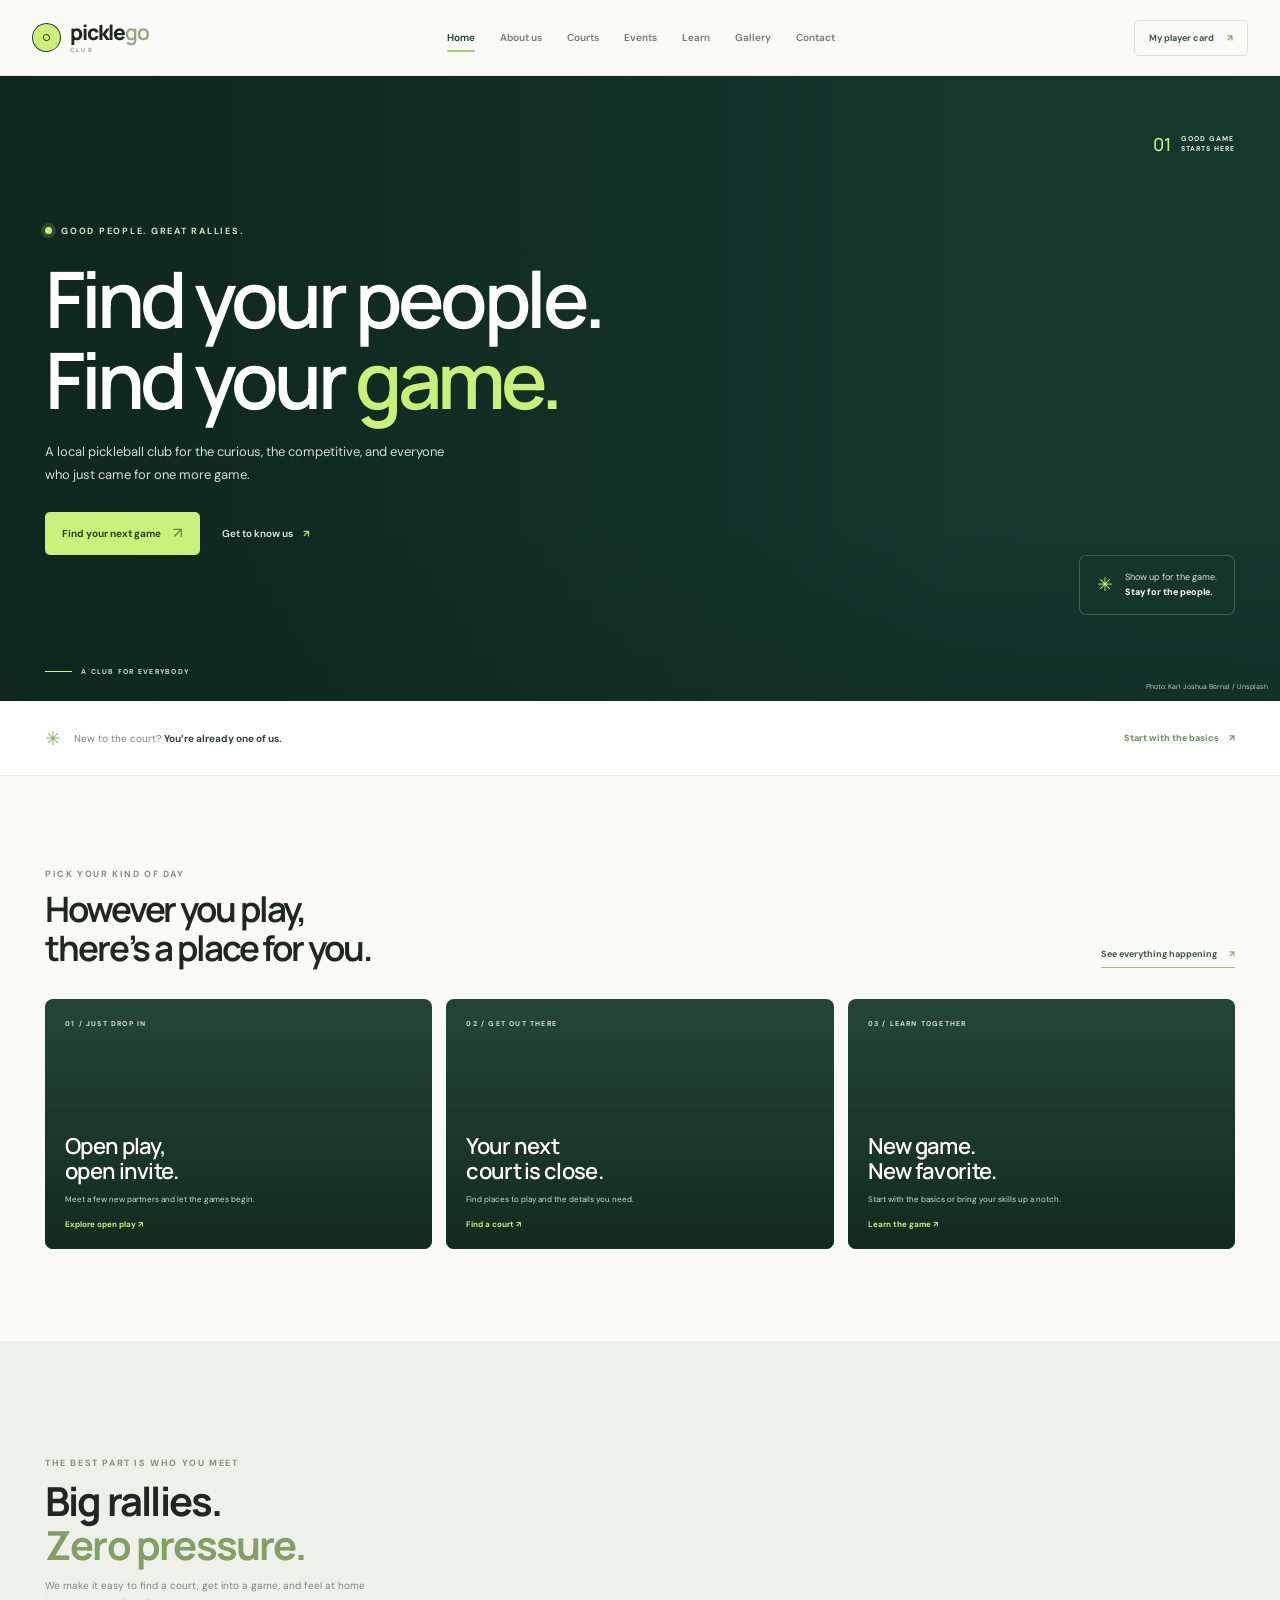
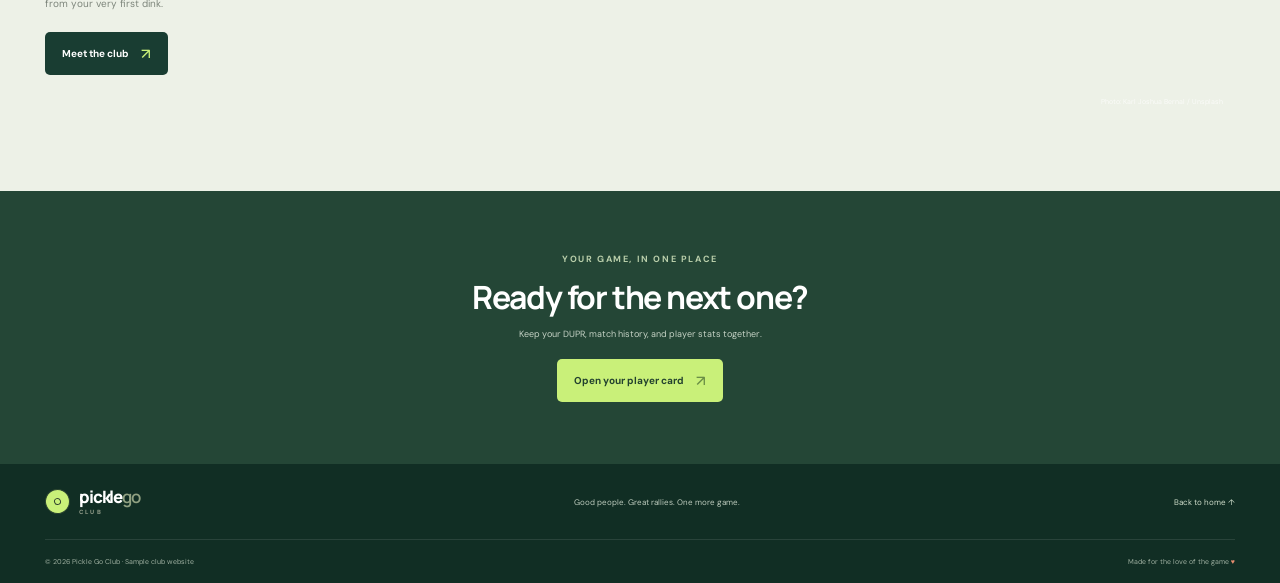
<file: frontend/index.html>
<!doctype html>
<html lang="en">
  <head>
    <meta charset="UTF-8" />
    <meta name="viewport" content="width=device-width, initial-scale=1.0" />
    <meta name="theme-color" content="#f7f7f1" />
    <meta name="description" content="Find your people, your court, and your next pickleball game with Pickle Go Club." />
    <title>Pickle Go Club — Find your people. Find your game.</title>
    <link rel="preconnect" href="https://fonts.googleapis.com" />
    <link rel="preconnect" href="https://fonts.gstatic.com" crossorigin />
    <link rel="preconnect" href="https://images.unsplash.com" />
    <link href="https://fonts.googleapis.com/css2?family=DM+Sans:wght@400;500;600;700&family=Manrope:wght@400;500;600;700;800&display=swap" rel="stylesheet" />
    <link rel="stylesheet" href="styles.css" />
    <script src="site.js" defer></script>
    <script src="app.js" defer></script>
  </head>
  <body data-page="home">
    <div data-site-header></div>
    <main>
      <section class="hero">
        <div class="hero-photo" role="img" aria-label="Players sharing a game at Paddle & Co. in Ozamiz, Philippines"></div><div class="hero-shade"></div>
        <div class="hero-content wrap"><div class="hero-copy"><p class="hero-kicker"><span></span> GOOD PEOPLE. GREAT RALLIES.</p><h1>Find your people.<br />Find your <em>game.</em></h1><p class="hero-description">A local pickleball club for the curious, the competitive, and everyone who just came for one more game.</p><div class="hero-actions"><a class="button button-lime" href="events.html">Find your next game <span>↗</span></a><a class="hero-secondary" href="about.html">Get to know us <span>↗</span></a></div></div><div class="hero-note"><span class="hero-note-icon">✳</span><span>Show up for the game.<br /><strong>Stay for the people.</strong></span></div><div class="hero-count"><strong>01</strong><span>GOOD GAME<br />STARTS HERE</span></div></div>
        <a class="photo-credit hero-photo-credit" href="https://unsplash.com/de/fotos/erwachsene-lachen-am-indoor-pickleball-netz-HrNuH0UY61E" target="_blank" rel="noreferrer">Photo: Karl Joshua Bernal / Unsplash</a><div class="hero-scroll"><span></span> A CLUB FOR EVERYBODY</div>
      </section>
      <section class="intro-band"><div class="wrap intro-inner"><span class="intro-mark">✳</span><p>New to the court? <strong>You’re already one of us.</strong></p><a href="learn.html">Start with the basics <span>↗</span></a></div></section>
      <section class="section home-activities"><div class="wrap"><div class="section-head"><div><p class="eyebrow">PICK YOUR KIND OF DAY</p><h2>However you play,<br />there’s a place for you.</h2></div><a class="underlined-link" href="events.html">See everything happening <span>↗</span></a></div><div class="feature-grid"><a class="feature-card feature-open" href="events.html"><span>01 / JUST DROP IN</span><strong>Open play,<br />open invite.</strong><small>Meet a few new partners and let the games begin.</small><i>Explore open play ↗</i></a><a class="feature-card feature-court" href="courts.html"><span>02 / GET OUT THERE</span><strong>Your next<br />court is close.</strong><small>Find places to play and the details you need.</small><i>Find a court ↗</i></a><a class="feature-card feature-learn" href="learn.html"><span>03 / LEARN TOGETHER</span><strong>New game.<br />New favorite.</strong><small>Start with the basics or bring your skills up a notch.</small><i>Learn the game ↗</i></a></div></div></section>
      <section class="home-about"><div class="wrap home-about-inner"><div><p class="eyebrow">THE BEST PART IS WHO YOU MEET</p><h2>Big rallies.<br /><span>Zero pressure.</span></h2><p>We make it easy to find a court, get into a game, and feel at home from your very first dink.</p><a class="button button-dark" href="about.html">Meet the club <span>↗</span></a></div><div class="home-about-photo" role="img" aria-label="Pickleball player at Paddle & Co. in Ozamiz, Philippines"><a class="photo-credit" href="https://unsplash.com/photos/woman-with-pickleball-paddle-in-court-HftNvT_UsGE" target="_blank" rel="noreferrer">Photo: Karl Joshua Bernal / Unsplash</a></div></div></section>
      <section class="home-cta"><div class="wrap"><p class="eyebrow">YOUR GAME, IN ONE PLACE</p><h2>Ready for the next one?</h2><p>Keep your DUPR, match history, and player stats together.</p><a class="button button-lime" href="profile.html">Open your player card <span>↗</span></a></div></section>
    </main>
    <div data-site-footer></div>
  </body>
</html>
</file>
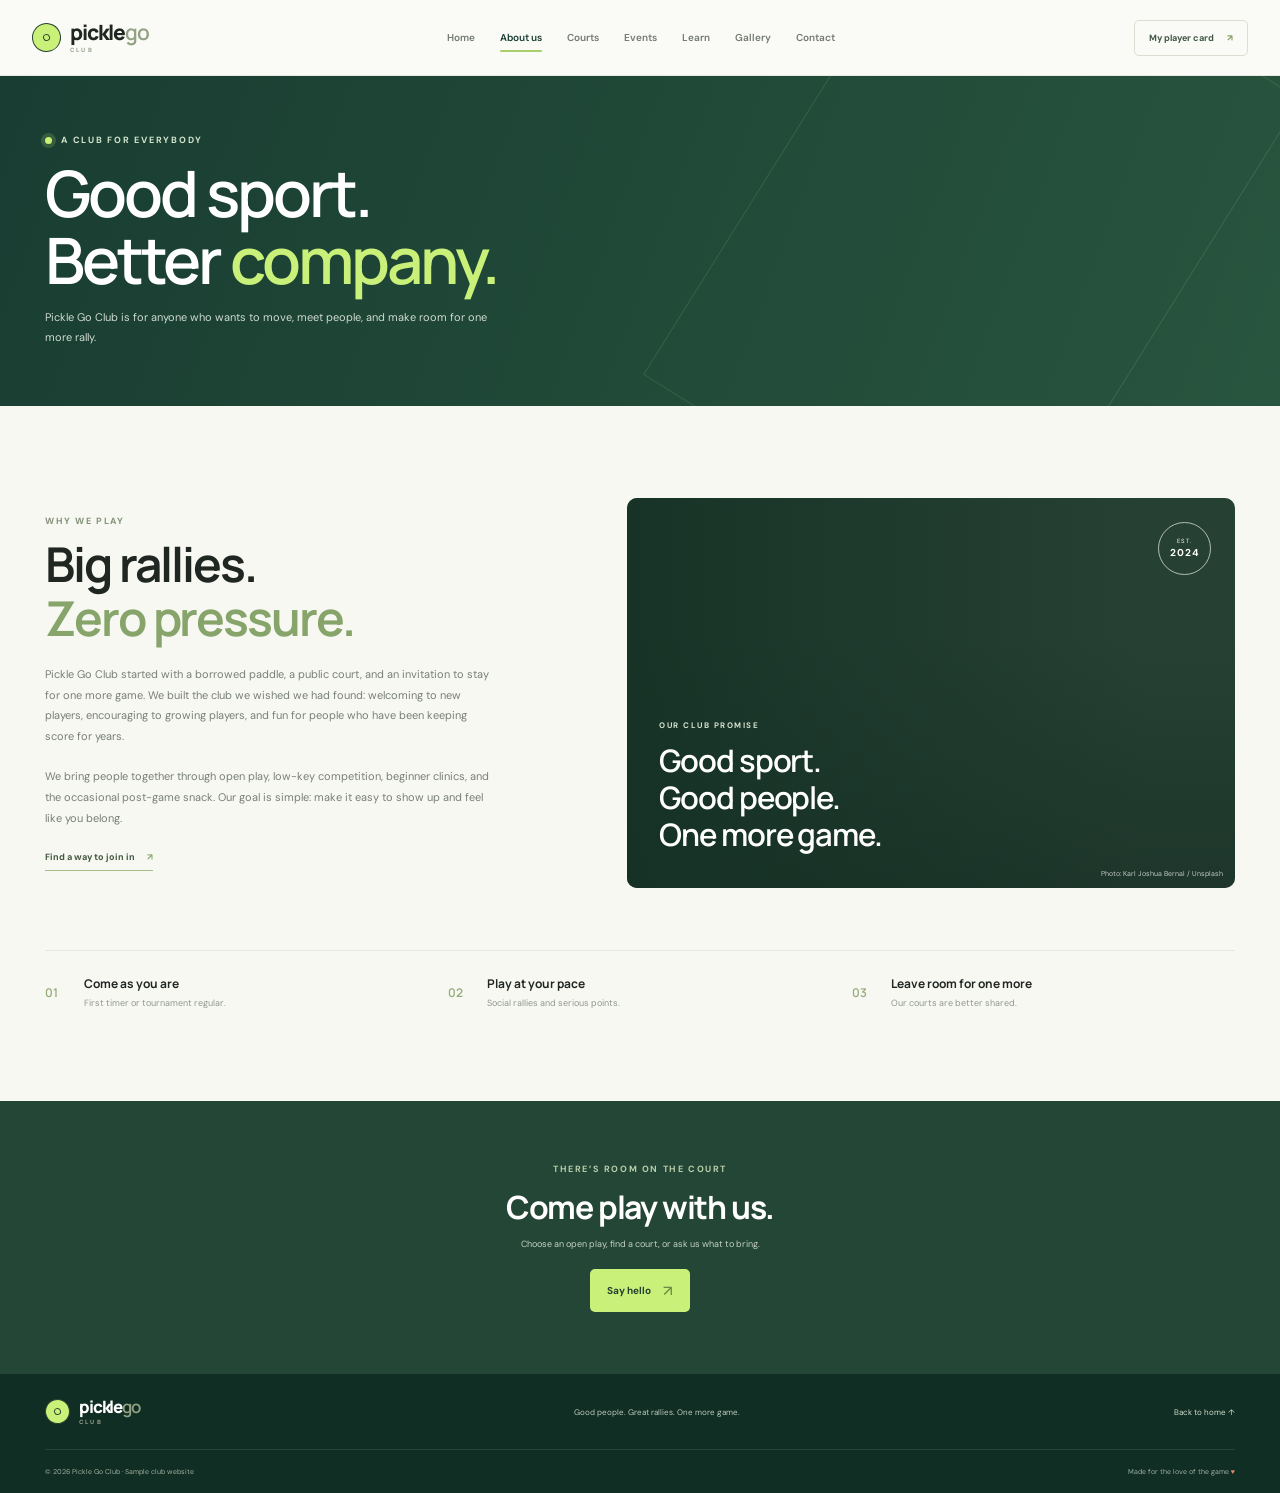
<file: frontend/about.html>
<!doctype html>
<html lang="en"><head><meta charset="UTF-8"/><meta name="viewport" content="width=device-width, initial-scale=1.0"/><meta name="theme-color" content="#f7f7f1"/><meta name="description" content="Meet Pickle Go Club: good sport, good people, and room for one more."/><title>About the club — Pickle Go Club</title><link rel="preconnect" href="https://fonts.googleapis.com"/><link rel="preconnect" href="https://fonts.gstatic.com" crossorigin/><link rel="preconnect" href="https://images.unsplash.com"/><link href="https://fonts.googleapis.com/css2?family=DM+Sans:wght@400;500;600;700&family=Manrope:wght@400;500;600;700;800&display=swap" rel="stylesheet"/><link rel="stylesheet" href="styles.css"/><script src="site.js" defer></script><script src="app.js" defer></script></head>
<body data-page="about"><div data-site-header></div><main>
  <section class="page-hero about-hero"><div class="wrap"><p class="hero-kicker"><span></span> A CLUB FOR EVERYBODY</p><h1>Good sport.<br />Better <em>company.</em></h1><p>Pickle Go Club is for anyone who wants to move, meet people, and make room for one more rally.</p></div></section>
  <section class="section about-section"><div class="wrap about-grid"><div class="about-copy"><p class="eyebrow">WHY WE PLAY</p><h2>Big rallies.<br /><span>Zero pressure.</span></h2><p>Pickle Go Club started with a borrowed paddle, a public court, and an invitation to stay for one more game. We built the club we wished we had found: welcoming to new players, encouraging to growing players, and fun for people who have been keeping score for years.</p><p>We bring people together through open play, low-key competition, beginner clinics, and the occasional post-game snack. Our goal is simple: make it easy to show up and feel like you belong.</p><a class="underlined-link" href="events.html">Find a way to join in <span>↗</span></a></div><div class="mission-card"><div class="mission-photo" role="img" aria-label="Pickleball player at Paddle & Co. in Ozamiz, Philippines"></div><div class="mission-overlay"></div><div class="mission-text"><span>OUR CLUB PROMISE</span><strong>Good sport.<br />Good people.<br />One more game.</strong></div><div class="mission-stamp">EST.<br/><b>2024</b></div><a class="photo-credit" href="https://unsplash.com/photos/woman-with-pickleball-paddle-in-court-HftNvT_UsGE" target="_blank" rel="noreferrer">Photo: Karl Joshua Bernal / Unsplash</a></div></div>
    <div class="wrap value-row"><div><b>01</b><strong>Come as you are</strong><span>First timer or tournament regular.</span></div><div><b>02</b><strong>Play at your pace</strong><span>Social rallies and serious points.</span></div><div><b>03</b><strong>Leave room for one more</strong><span>Our courts are better shared.</span></div></div></section>
  <section class="home-cta"><div class="wrap"><p class="eyebrow">THERE’S ROOM ON THE COURT</p><h2>Come play with us.</h2><p>Choose an open play, find a court, or ask us what to bring.</p><a class="button button-lime" href="contact.html">Say hello <span>↗</span></a></div></section>
</main><div data-site-footer></div></body></html>
</file>
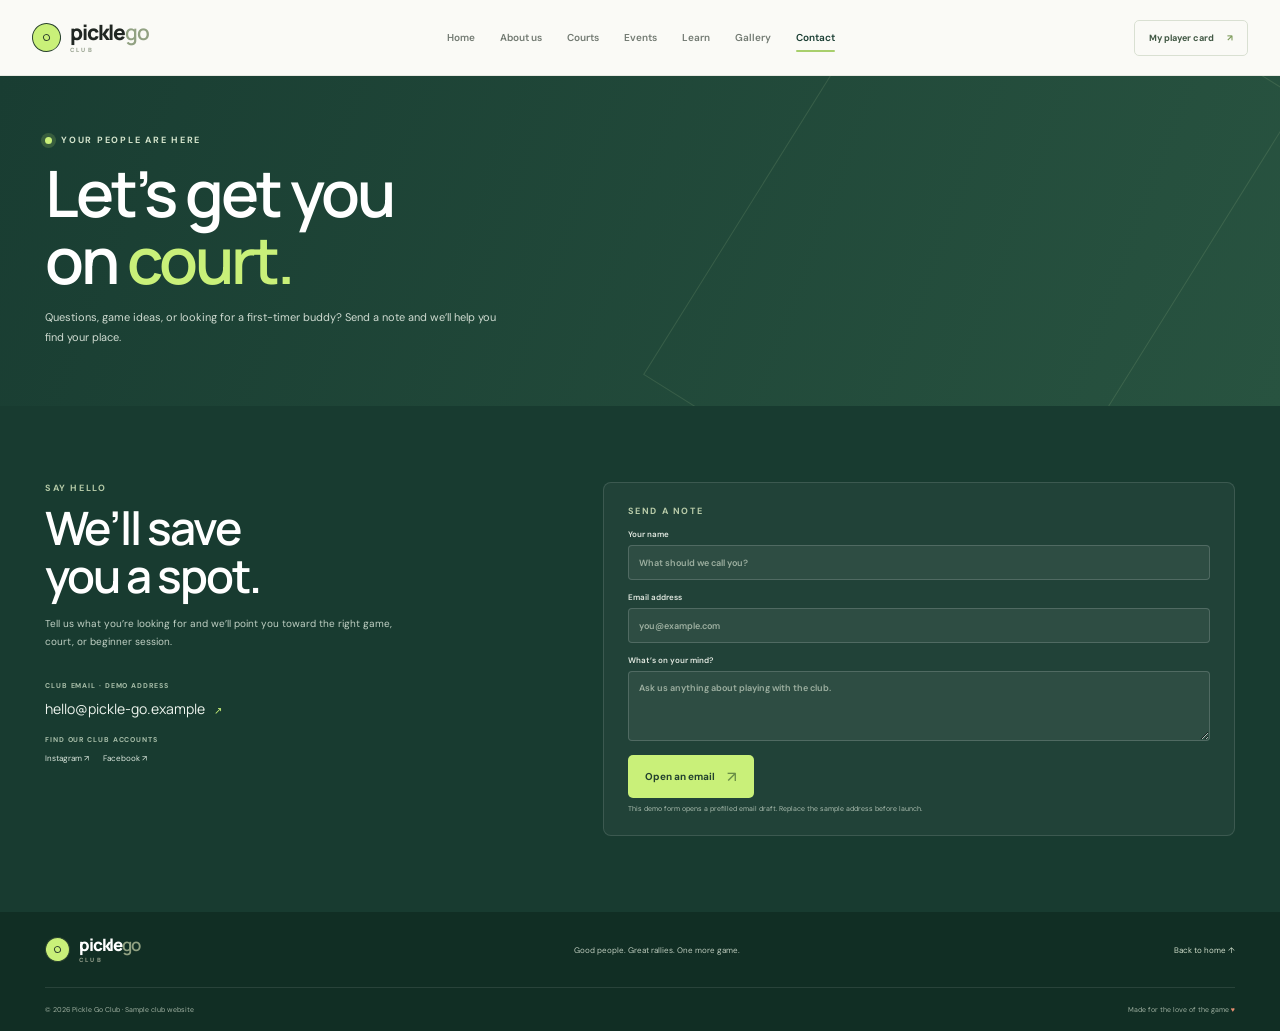
<file: frontend/contact.html>
<!doctype html>
<html lang="en"><head><meta charset="UTF-8"/><meta name="viewport" content="width=device-width, initial-scale=1.0"/><meta name="theme-color" content="#f7f7f1"/><meta name="description" content="Ask Pickle Go Club about open play, beginner sessions, or hosting a game."/><title>Contact the club — Pickle Go Club</title><link rel="preconnect" href="https://fonts.googleapis.com"/><link rel="preconnect" href="https://fonts.gstatic.com" crossorigin/><link href="https://fonts.googleapis.com/css2?family=DM+Sans:wght@400;500;600;700&family=Manrope:wght@400;500;600;700;800&display=swap" rel="stylesheet"/><link rel="stylesheet" href="styles.css"/><script src="site.js" defer></script><script src="app.js" defer></script></head>
<body data-page="contact"><div data-site-header></div><main>
  <section class="page-hero contact-hero"><div class="wrap"><p class="hero-kicker"><span></span> YOUR PEOPLE ARE HERE</p><h1>Let’s get you<br />on <em>court.</em></h1><p>Questions, game ideas, or looking for a first-timer buddy? Send a note and we’ll help you find your place.</p></div></section>
  <section class="contact-section"><div class="wrap contact-grid"><div class="contact-copy"><p class="eyebrow">SAY HELLO</p><h2>We’ll save<br />you a spot.</h2><p>Tell us what you’re looking for and we’ll point you toward the right game, court, or beginner session.</p><div class="contact-details"><span>CLUB EMAIL · DEMO ADDRESS</span><a href="mailto:hello@pickle-go.example">hello@pickle-go.example <span>↗</span></a><span>FIND OUR CLUB ACCOUNTS</span><div class="social-links"><a href="https://www.instagram.com/" target="_blank" rel="noreferrer">Instagram ↗</a><a href="https://www.facebook.com/" target="_blank" rel="noreferrer">Facebook ↗</a></div></div></div>
    <form class="contact-form" id="contact-form"><p class="eyebrow">SEND A NOTE</p><label>Your name<input name="name" required maxlength="70" placeholder="What should we call you?"/></label><label>Email address<input name="email" type="email" required maxlength="120" placeholder="you@example.com"/></label><label>What’s on your mind?<textarea name="message" required maxlength="1500" rows="4" placeholder="Ask us anything about playing with the club."></textarea></label><button class="button button-lime" type="submit">Open an email <span>↗</span></button><p class="contact-hint">This demo form opens a prefilled email draft. Replace the sample address before launch.</p></form></div></section>
</main><div data-site-footer></div></body></html>
</file>
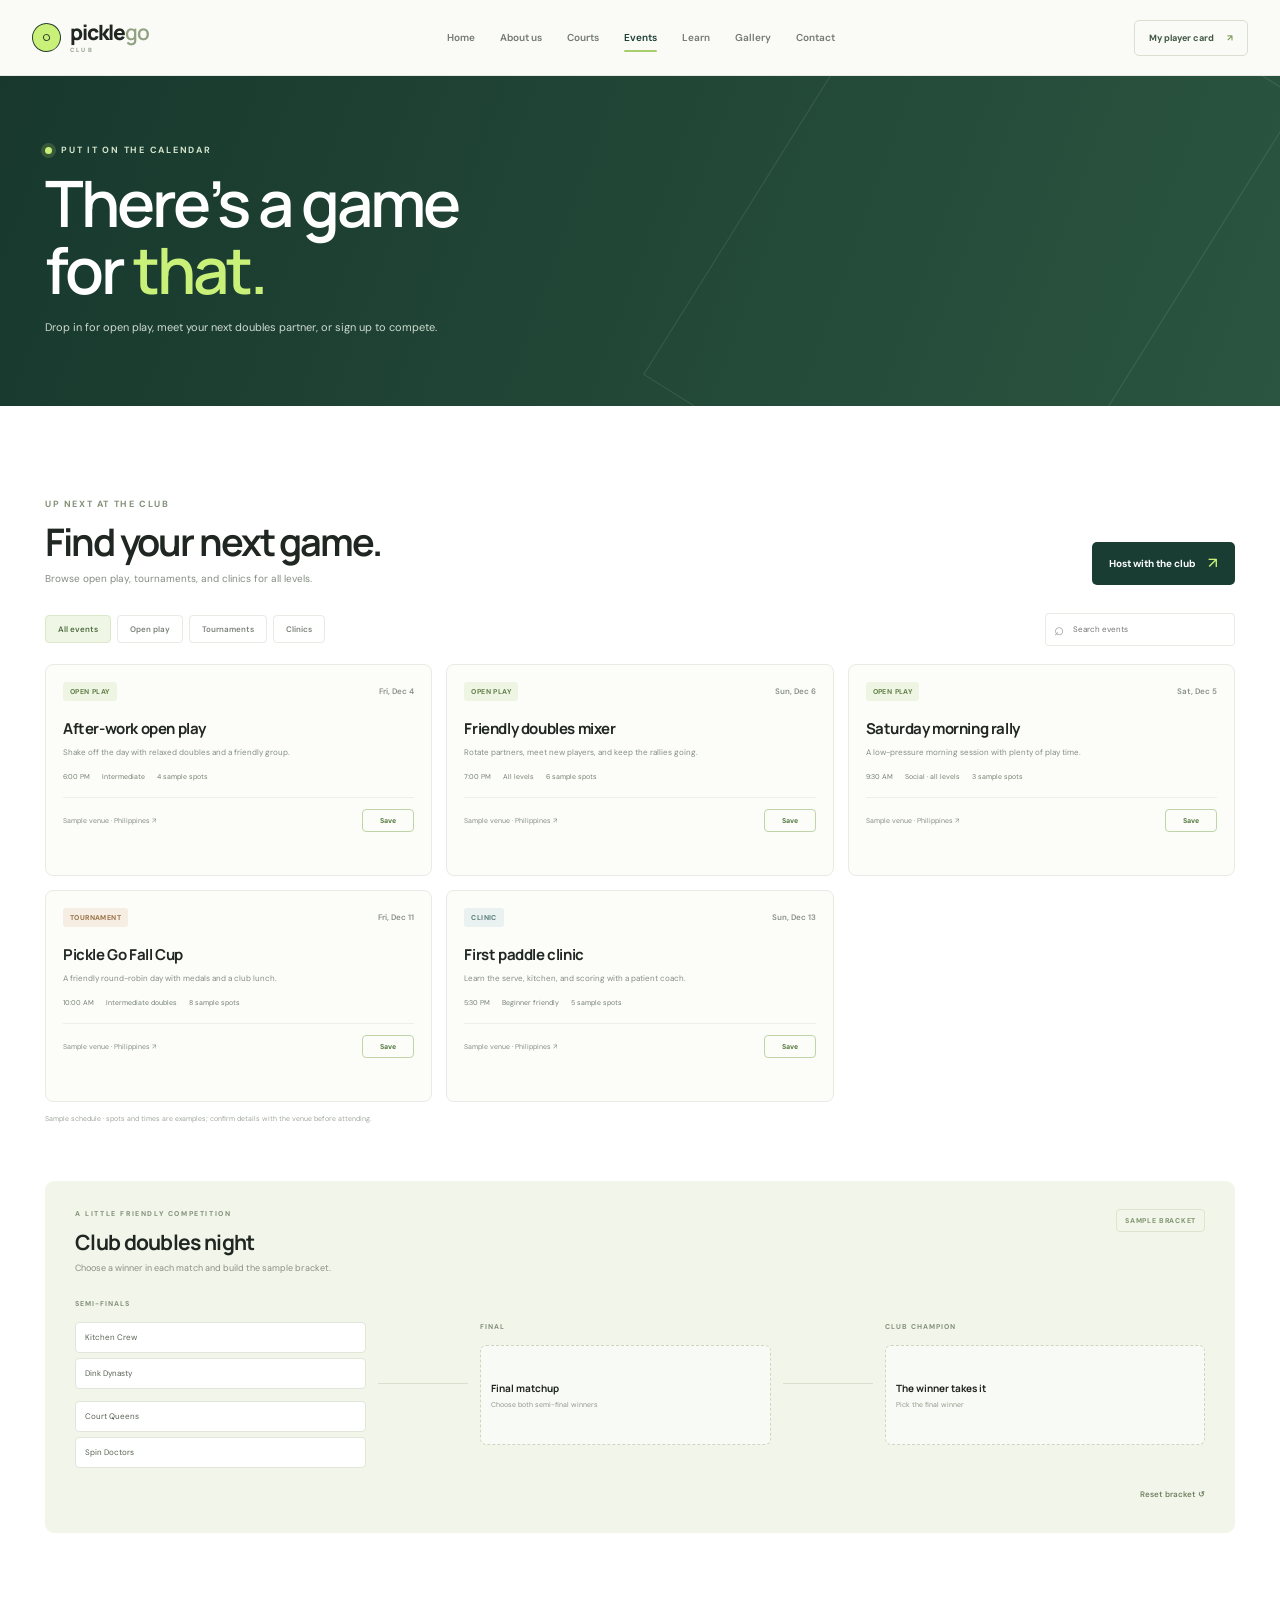
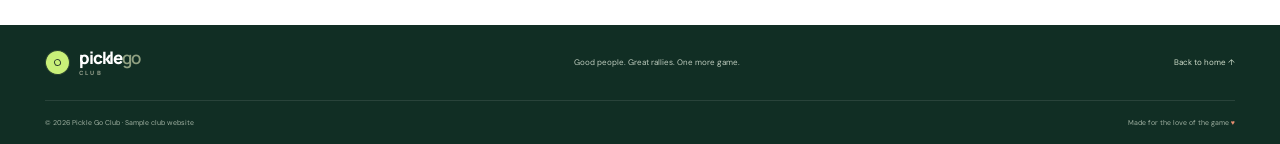
<file: frontend/events.html>
<!doctype html>
<html lang="en"><head><meta charset="UTF-8"/><meta name="viewport" content="width=device-width, initial-scale=1.0"/><meta name="theme-color" content="#f7f7f1"/><meta name="description" content="Find pickleball open play, beginner clinics, and club tournaments."/><title>Open play and events — Pickle Go Club</title><link rel="preconnect" href="https://fonts.googleapis.com"/><link rel="preconnect" href="https://fonts.gstatic.com" crossorigin/><link href="https://fonts.googleapis.com/css2?family=DM+Sans:wght@400;500;600;700&family=Manrope:wght@400;500;600;700;800&display=swap" rel="stylesheet"/><link rel="stylesheet" href="styles.css"/><script src="site.js" defer></script><script src="app.js" defer></script></head>
<body data-page="events"><div data-site-header></div><main>
  <section class="page-hero events-hero"><div class="wrap"><p class="hero-kicker"><span></span> PUT IT ON THE CALENDAR</p><h1>There’s a game<br />for <em>that.</em></h1><p>Drop in for open play, meet your next doubles partner, or sign up to compete.</p></div></section>
  <section class="section events-section"><div class="wrap"><div class="section-head"><div><p class="eyebrow">UP NEXT AT THE CLUB</p><h2>Find your next game.</h2><p>Browse open play, tournaments, and clinics for all levels.</p></div><a class="button button-dark" href="contact.html">Host with the club <span>↗</span></a></div>
    <div class="event-toolbar"><div class="event-filters" role="tablist" aria-label="Filter events"><button class="event-filter active" data-category="all" type="button" role="tab" aria-selected="true">All events</button><button class="event-filter" data-category="open-play" type="button" role="tab" aria-selected="false">Open play</button><button class="event-filter" data-category="tournament" type="button" role="tab" aria-selected="false">Tournaments</button><button class="event-filter" data-category="clinic" type="button" role="tab" aria-selected="false">Clinics</button></div><label class="event-search"><span>⌕</span><input id="event-search" type="search" placeholder="Search events" aria-label="Search events"/></label></div>
    <div id="event-grid" class="event-grid"></div><p class="data-note event-note">Sample schedule · spots and times are examples; confirm details with the venue before attending.</p>
    <div class="bracket-section"><div class="bracket-heading"><div><p class="eyebrow">A LITTLE FRIENDLY COMPETITION</p><h3>Club doubles night</h3><p>Choose a winner in each match and build the sample bracket.</p></div><span class="bracket-tag">SAMPLE BRACKET</span></div><div class="bracket-board" id="bracket-board" aria-live="polite"></div><button class="bracket-reset" id="bracket-reset" type="button">Reset bracket ↺</button></div>
  </div></section>
</main><div data-site-footer></div></body></html>
</file>
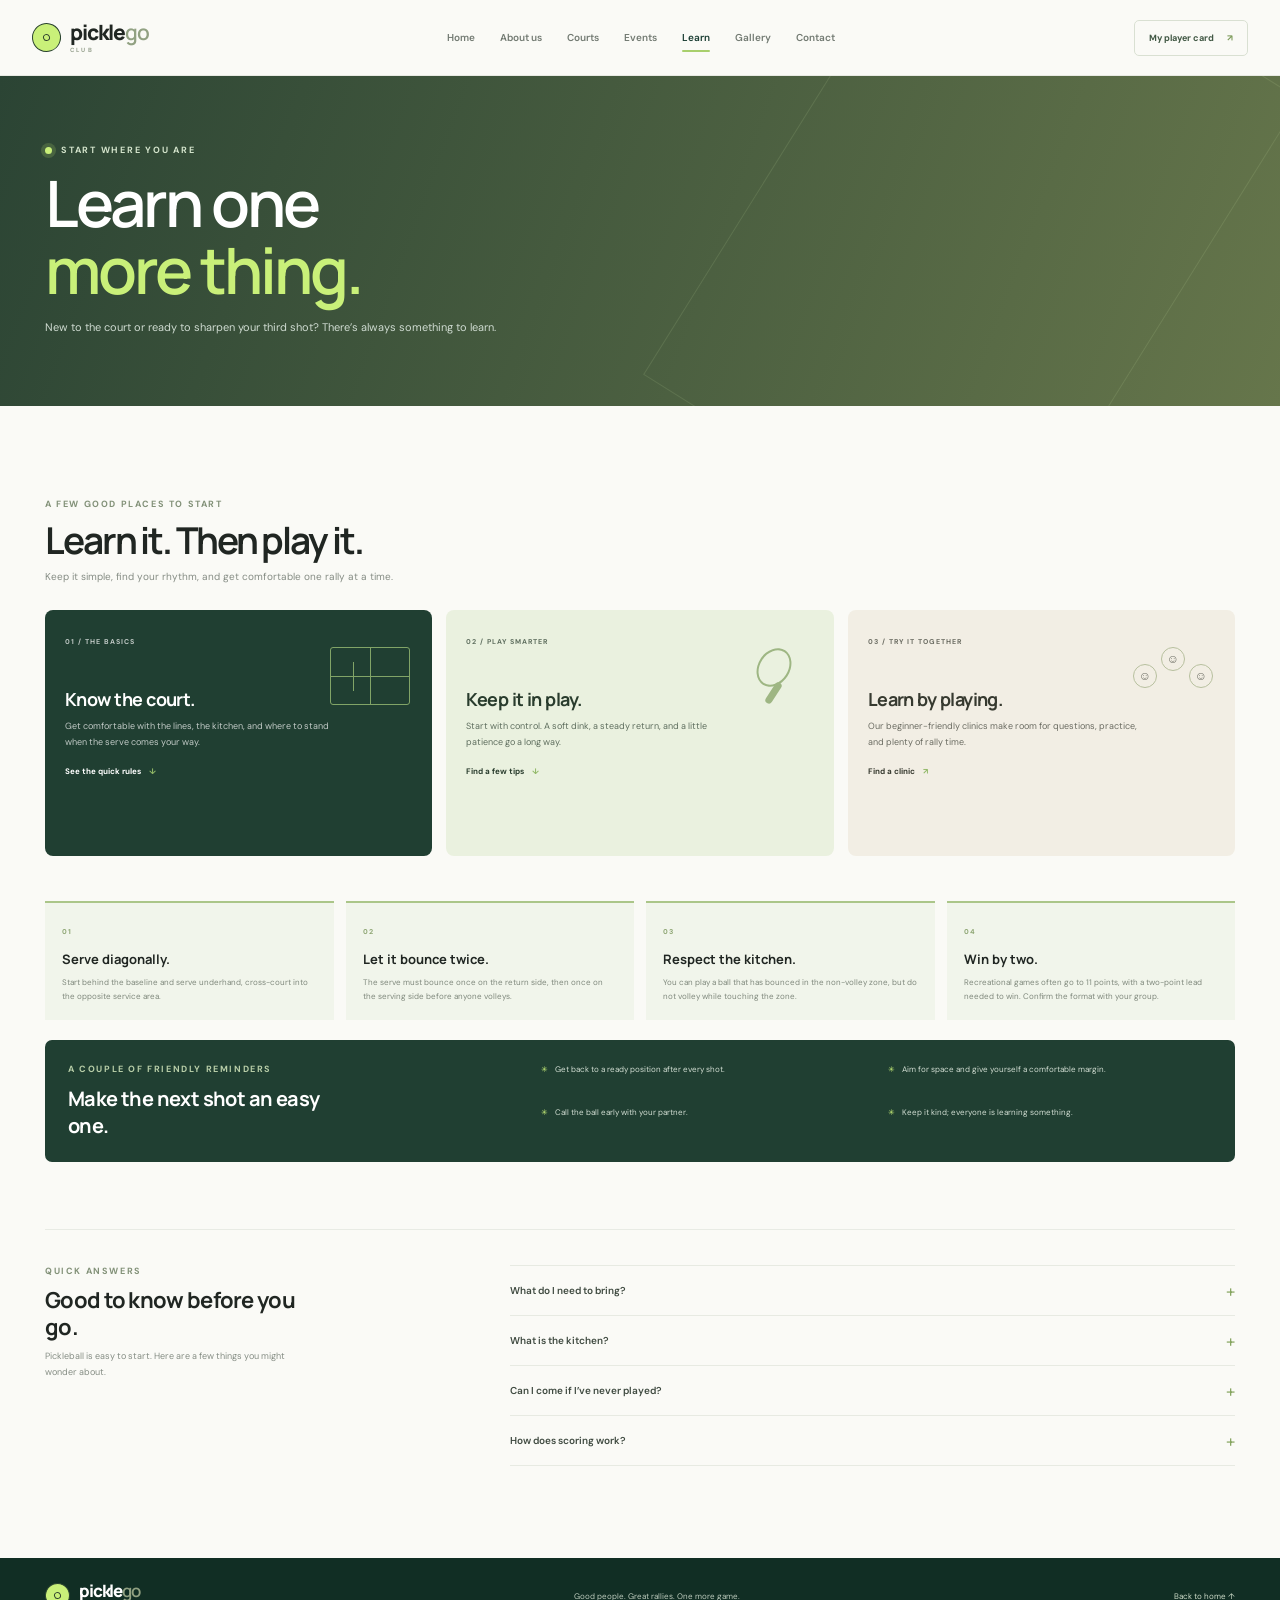
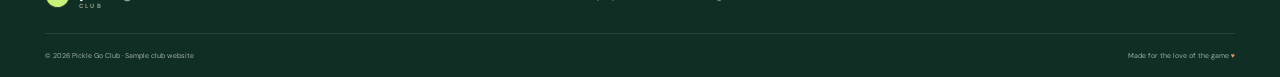
<file: frontend/learn.html>
<!doctype html>
<html lang="en"><head><meta charset="UTF-8"/><meta name="viewport" content="width=device-width, initial-scale=1.0"/><meta name="theme-color" content="#f7f7f1"/><meta name="description" content="Pickleball basics, quick rules, beginner tips, and answers to common questions."/><title>Learn pickleball — Pickle Go Club</title><link rel="preconnect" href="https://fonts.googleapis.com"/><link rel="preconnect" href="https://fonts.gstatic.com" crossorigin/><link href="https://fonts.googleapis.com/css2?family=DM+Sans:wght@400;500;600;700&family=Manrope:wght@400;500;600;700;800&display=swap" rel="stylesheet"/><link rel="stylesheet" href="styles.css"/><script src="site.js" defer></script><script src="app.js" defer></script></head>
<body data-page="learn"><div data-site-header></div><main>
  <section class="page-hero learn-hero"><div class="wrap"><p class="hero-kicker"><span></span> START WHERE YOU ARE</p><h1>Learn one<br /><em>more thing.</em></h1><p>New to the court or ready to sharpen your third shot? There’s always something to learn.</p></div></section>
  <section class="section learn-section"><div class="wrap"><div class="section-head"><div><p class="eyebrow">A FEW GOOD PLACES TO START</p><h2>Learn it. Then play it.</h2><p>Keep it simple, find your rhythm, and get comfortable one rally at a time.</p></div></div>
    <div class="learn-grid"><article class="learn-card learn-dark"><span class="learn-number">01 / THE BASICS</span><div class="learn-illustration court-diagram" aria-hidden="true"><i></i><i></i><i></i></div><h3>Know the court.</h3><p>Get comfortable with the lines, the kitchen, and where to stand when the serve comes your way.</p><a href="#quick-rules">See the quick rules <span>↓</span></a></article><article class="learn-card learn-green"><span class="learn-number">02 / PLAY SMARTER</span><div class="learn-illustration paddle-diagram" aria-hidden="true"><i></i><b></b></div><h3>Keep it in play.</h3><p>Start with control. A soft dink, a steady return, and a little patience go a long way.</p><a href="#tips">Find a few tips <span>↓</span></a></article><article class="learn-card learn-sand"><span class="learn-number">03 / TRY IT TOGETHER</span><div class="learn-illustration people-diagram" aria-hidden="true"><i>☺</i><i>☺</i><i>☺</i></div><h3>Learn by playing.</h3><p>Our beginner-friendly clinics make room for questions, practice, and plenty of rally time.</p><a href="events.html">Find a clinic <span>↗</span></a></article></div>
    <div class="rules-grid section-anchor" id="quick-rules"><article><span>01</span><h3>Serve diagonally.</h3><p>Start behind the baseline and serve underhand, cross-court into the opposite service area.</p></article><article><span>02</span><h3>Let it bounce twice.</h3><p>The serve must bounce once on the return side, then once on the serving side before anyone volleys.</p></article><article><span>03</span><h3>Respect the kitchen.</h3><p>You can play a ball that has bounced in the non-volley zone, but do not volley while touching the zone.</p></article><article><span>04</span><h3>Win by two.</h3><p>Recreational games often go to 11 points, with a two-point lead needed to win. Confirm the format with your group.</p></article></div>
    <div class="tips-card section-anchor" id="tips"><div><p class="eyebrow">A COUPLE OF FRIENDLY REMINDERS</p><h3>Make the next shot an easy one.</h3></div><ul><li>Get back to a ready position after every shot.</li><li>Aim for space and give yourself a comfortable margin.</li><li>Call the ball early with your partner.</li><li>Keep it kind; everyone is learning something.</li></ul></div>
    <div class="faq-wrap section-anchor" id="faqs"><div class="faq-intro"><p class="eyebrow">QUICK ANSWERS</p><h3>Good to know before you go.</h3><p>Pickleball is easy to start. Here are a few things you might wonder about.</p></div><div class="faq-list"><details><summary>What do I need to bring?<span>+</span></summary><p>Comfortable court shoes and water are a good start. If you have a paddle, bring it; many beginner sessions can lend you one.</p></details><details><summary>What is the kitchen?<span>+</span></summary><p>The kitchen is the non-volley zone on both sides of the net. You can step into it to play a ball that has bounced, but you cannot volley while standing in the zone.</p></details><details><summary>Can I come if I’ve never played?<span>+</span></summary><p>Yes. Look for an all-levels open play or a beginner clinic on the Events page. You can contact us and we’ll help find a comfortable first session.</p></details><details><summary>How does scoring work?<span>+</span></summary><p>Most recreational games play to 11, and you need to win by 2. In doubles, the serving team calls the score before serving. Ask your group which scoring format they use.</p></details></div></div>
  </div></section>
</main><div data-site-footer></div></body></html>
</file>
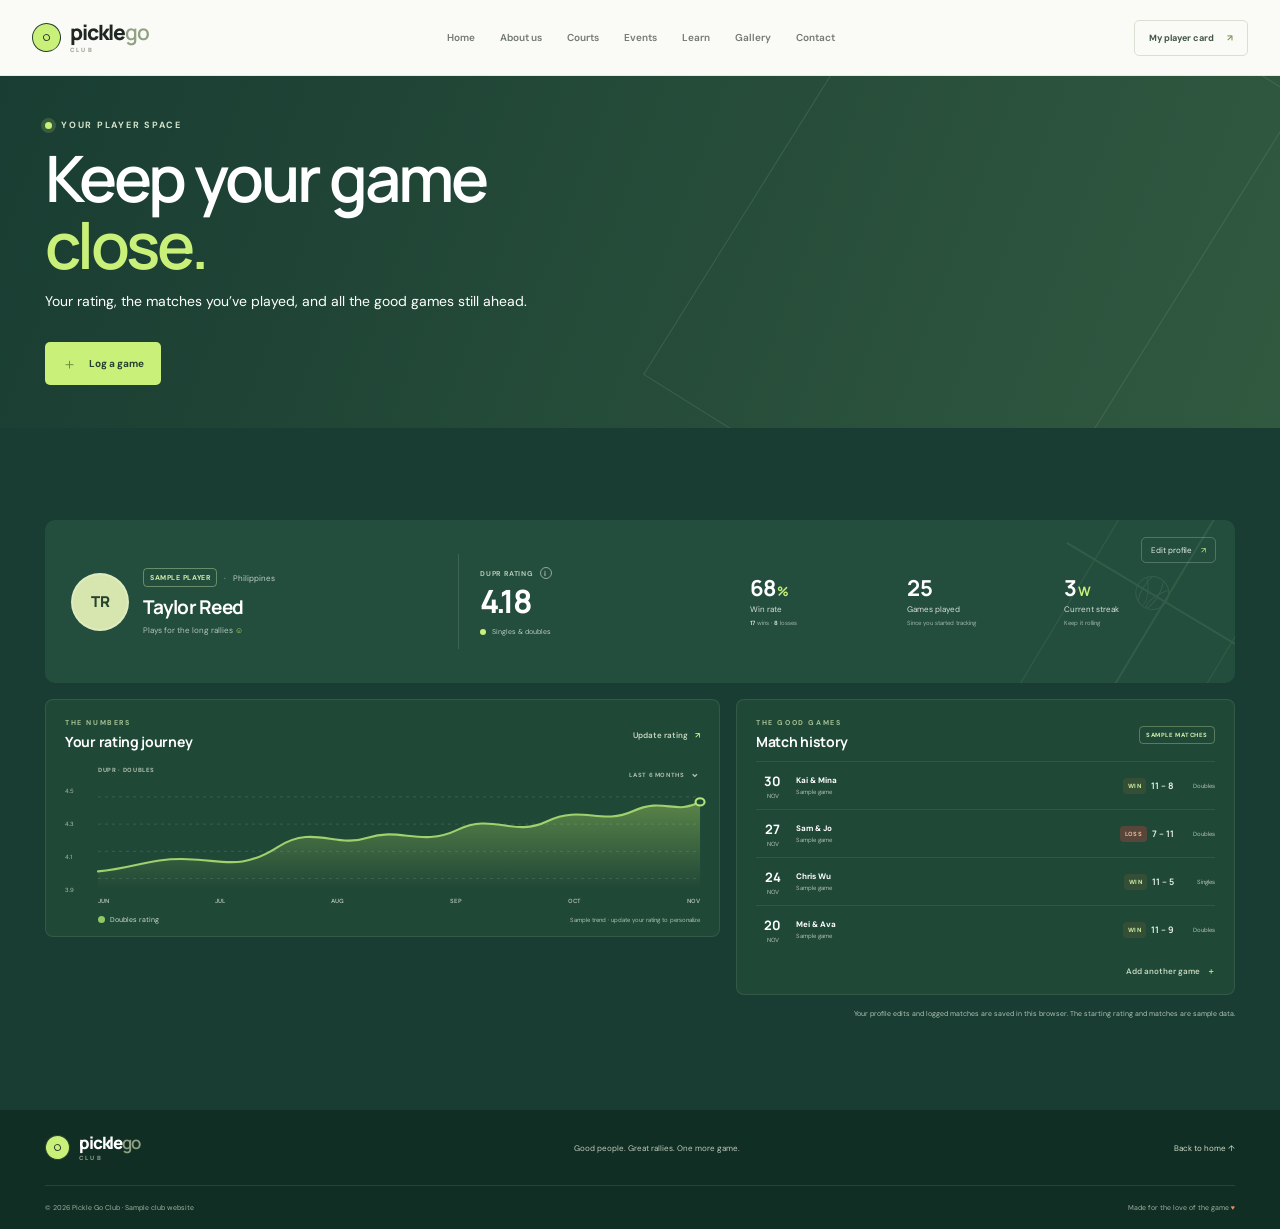
<file: frontend/profile.html>
<!doctype html>
<html lang="en"><head><meta charset="UTF-8"/><meta name="viewport" content="width=device-width, initial-scale=1.0"/><meta name="theme-color" content="#f7f7f1"/><meta name="description" content="Your pickleball player card, DUPR rating, match history, and stats."/><title>My player card — Pickle Go Club</title><link rel="preconnect" href="https://fonts.googleapis.com"/><link rel="preconnect" href="https://fonts.gstatic.com" crossorigin/><link href="https://fonts.googleapis.com/css2?family=DM+Sans:wght@400;500;600;700&family=Manrope:wght@400;500;600;700;800&display=swap" rel="stylesheet"/><link rel="stylesheet" href="styles.css"/><script src="site.js" defer></script><script src="app.js" defer></script></head>
<body data-page="profile"><div data-site-header></div><main>
  <section class="page-hero profile-hero"><div class="wrap"><p class="hero-kicker"><span></span> YOUR PLAYER SPACE</p><h1>Keep your game<br /><em>close.</em></h1><p>Your rating, the matches you’ve played, and all the good games still ahead.</p><button class="button button-lime" id="log-game-button" type="button"><span>＋</span> Log a game</button></div></section>
  <section class="section member-section"><div class="wrap">
    <div class="profile-card" aria-labelledby="player-name"><div class="profile-main"><div class="avatar avatar-large" id="hero-avatar">TR</div><div class="player-info"><div class="player-label"><span class="sample-pill">SAMPLE PLAYER</span><span class="dot-sep">·</span><span id="home-location">Philippines</span></div><h3 id="player-name">Taylor Reed</h3><p>Plays for the long rallies <span class="smile">☺</span></p></div></div><button class="edit-profile" id="edit-profile-card" type="button">Edit profile <span>↗</span></button><div class="profile-divider"></div><div class="dupr-block"><div class="dupr-label">DUPR RATING <span class="info-dot" title="Update this manually from your DUPR account">i</span></div><div class="dupr-number" id="dupr-rating">4.18</div><div class="rating-foot"><span class="rating-indicator"></span><span>Singles &amp; doubles</span></div></div><div class="profile-stats"><div class="profile-stat"><strong id="win-rate">68<span>%</span></strong><span>Win rate</span><small><b id="win-record">17</b> wins · <b id="loss-record">8</b> losses</small></div><div class="profile-stat"><strong id="games-played">25</strong><span>Games played</span><small>Since you started tracking</small></div><div class="profile-stat"><strong id="streak-count">3<span>W</span></strong><span>Current streak</span><small>Keep it rolling</small></div></div><div class="profile-decoration" aria-hidden="true"><div class="court-line line-one"></div><div class="court-line line-two"></div><div class="court-line line-three"></div><div class="court-ball"><span></span><span></span><span></span></div></div></div>
    <div class="dashboard-grid"><div class="panel rating-panel"><div class="section-heading"><div><p class="eyebrow">THE NUMBERS</p><h3>Your rating journey</h3></div><button class="text-button" id="update-rating-button" type="button">Update rating <span>↗</span></button></div><div class="chart-wrap"><div class="chart-meta"><span>DUPR · DOUBLES</span><span class="chart-period">LAST 6 MONTHS <span>⌄</span></span></div><div class="chart-area"><div class="chart-y-labels"><span>4.5</span><span>4.3</span><span>4.1</span><span>3.9</span></div><svg class="rating-chart" viewBox="0 0 670 155" preserveAspectRatio="none" role="img" aria-label="Sample DUPR rating trend rising from 3.9 to 4.18"><defs><linearGradient id="chart-fill" x1="0" x2="0" y1="0" y2="1"><stop offset="0%" stop-color="#c6f26b" stop-opacity=".35"/><stop offset="100%" stop-color="#c6f26b" stop-opacity="0"/></linearGradient></defs><path class="grid-line" d="M0 18H670 M0 56H670 M0 94H670 M0 132H670"/><path class="chart-fill" d="M0 122 C40 118, 58 103, 100 105 S160 120, 200 88 S264 90, 300 75 S360 88, 400 64 S462 75, 500 52 S560 58, 595 38 S642 44, 670 25 L670 145 L0 145Z"/><path class="chart-line" d="M0 122 C40 118, 58 103, 100 105 S160 120, 200 88 S264 90, 300 75 S360 88, 400 64 S462 75, 500 52 S560 58, 595 38 S642 44, 670 25"/><circle class="chart-point" cx="670" cy="25" r="5"/></svg></div><div class="chart-x-labels"><span>JUN</span><span>JUL</span><span>AUG</span><span>SEP</span><span>OCT</span><span>NOV</span></div><div class="chart-foot"><span><i></i> Doubles rating</span><span class="chart-note">Sample trend · update your rating to personalize</span></div></div></div>
      <div class="panel history-panel" id="history"><div class="section-heading history-heading"><div><p class="eyebrow">THE GOOD GAMES</p><h3>Match history</h3></div><span class="sample-pill light-pill">SAMPLE MATCHES</span></div><div class="history-list" id="history-list"></div><div class="history-cta"><button class="text-button" id="log-another-game" type="button">Add another game <span>＋</span></button></div></div></div>
    <p class="profile-data-note">Your profile edits and logged matches are saved in this browser. The starting rating and matches are sample data.</p>
  </div></section>
</main><div data-site-footer></div>
<dialog id="profile-dialog" class="modal"><form method="dialog" id="profile-form" class="modal-card"><div class="modal-heading"><div><p class="eyebrow">MAKE IT YOURS</p><h2>Your player profile</h2></div><button class="modal-close" value="cancel" aria-label="Close">×</button></div><label>Your name<input id="profile-name-input" name="name" maxlength="40" required/></label><label>Home area<input id="profile-location-input" name="location" maxlength="70" placeholder="City, country"/></label><label>DUPR rating<input id="profile-rating-input" name="rating" inputmode="decimal" pattern="[0-9]+(\.[0-9]+)?" placeholder="For example, 4.18"/></label><p class="modal-hint">Add the rating shown in your DUPR account. It is saved on this device.</p><button class="button button-dark modal-submit" id="save-profile-button" value="save">Save profile <span>↗</span></button></form></dialog>
<dialog id="game-dialog" class="modal"><form method="dialog" id="game-form" class="modal-card"><div class="modal-heading"><div><p class="eyebrow">ADD TO YOUR STORY</p><h2>Log a game</h2></div><button class="modal-close" value="cancel" aria-label="Close">×</button></div><label>Opponent or team<input id="game-opponent" name="opponent" maxlength="60" placeholder="Who did you play?" required/></label><div class="form-row"><label>Our score<input id="our-score" name="our-score" type="number" min="0" max="99" placeholder="11" required/></label><span class="score-dash">–</span><label>Their score<input id="their-score" name="their-score" type="number" min="0" max="99" placeholder="7" required/></label></div><label>Game date<input id="game-date" name="date" type="date" required/></label><p class="modal-hint">Games you add are saved on this device.</p><button class="button button-dark modal-submit" id="save-game-button" value="save">Save game <span>↗</span></button></form></dialog>
</body></html>
</file>
<file: frontend/styles.css>
:root{color-scheme:light;--ink:#202622;--muted:#788078;--line:#e7e9e2;--paper:#fff;--canvas:#f8f8f3;--green:#193d32;--deep:#15382e;--lime:#c9f079;--soft:#eff6e5;--orange:#f4a55b;--font:"DM Sans",sans-serif;--display:"Manrope",sans-serif}*{box-sizing:border-box}html{scroll-behavior:smooth;scroll-padding-top:84px}body{margin:0;min-width:320px;background:var(--canvas);color:var(--ink);font-family:var(--font);font-size:14px;-webkit-font-smoothing:antialiased}button,input,textarea{font:inherit}button,a{-webkit-tap-highlight-color:transparent}a{color:inherit;text-decoration:none}button{color:inherit}.wrap{width:min(1190px,calc(100% - 64px));margin:0 auto}.section-anchor{scroll-margin-top:83px}.eyebrow{margin:0 0 10px;color:#829178;font-size:9px;font-weight:700;letter-spacing:1.6px}.brand{display:flex;align-items:center;gap:9px;font-family:var(--display);font-size:21px;font-weight:800;letter-spacing:-1.15px;line-height:1}.brand-light{color:#91a182;font-weight:600}.brand small{display:block;margin-top:4px;color:#96a08d;font-family:var(--font);font-size:6px;font-weight:700;letter-spacing:2.2px}.brand-ball{display:grid;width:29px;height:29px;place-items:center;transform:rotate(-18deg);border:1px solid #28412e;border-radius:50%;background:var(--lime)}.brand-ball i{width:7px;height:7px;border:1.3px solid #31422f;border-radius:50%}

.site-header{position:sticky;top:0;z-index:10;display:flex;height:76px;align-items:center;justify-content:space-between;padding:0 max(32px,calc((100vw - 1230px)/2));border-bottom:1px solid rgb(228 231 223 / 82%);background:rgb(250 250 246 / 94%);backdrop-filter:blur(15px)}.site-nav{display:flex;align-items:center;gap:25px}.site-nav .nav-link{position:relative;padding:10px 0;color:#727a72;font-size:10px;font-weight:600;transition:color .2s}.site-nav .nav-link:hover,.site-nav .nav-link.active{color:var(--green)}.site-nav .nav-link.active::after{position:absolute;right:0;bottom:2px;left:0;height:2px;border-radius:2px;background:#a8cf6c;content:""}.header-join{display:inline-flex;align-items:center;gap:13px;padding:11px 14px;border:1px solid #d9e0d2;border-radius:5px;color:#415844;font-size:9px;font-weight:700}.header-join span{color:#7e9c5c}.menu-toggle{display:none}
.hero{position:relative;display:flex;min-height:625px;align-items:center;overflow:hidden;background:#17382e;color:#fff}.hero-photo,.hero-shade{position:absolute;inset:0}.hero-photo{background-image:url("https://images.unsplash.com/photo-1761644563005-87071f6485a6?auto=format&fit=crop&w=2200&q=88");background-position:center 44%;background-size:cover;transform:scale(1.015)}.hero-shade{background:linear-gradient(90deg,rgba(13,37,29,.91) 0%,rgba(15,41,32,.76) 36%,rgba(15,41,32,.16) 74%,rgba(15,41,32,.12) 100%),linear-gradient(0deg,rgba(14,38,30,.38),transparent 28%)}.hero-content{position:relative;z-index:1;display:flex;min-height:625px;align-items:center}.hero-copy{max-width:630px;padding:42px 0 40px}.hero-kicker{display:flex;align-items:center;gap:9px;margin:0 0 21px;color:#d4e4cc;font-size:9px;font-weight:700;letter-spacing:1.75px}.hero-kicker span{width:7px;height:7px;border-radius:50%;background:var(--lime);box-shadow:0 0 0 4px rgb(201 240 121 / 17%)}.hero h1{margin:0;font-family:var(--display);font-size:clamp(46px,6.2vw,78px);font-weight:600;letter-spacing:-4.4px;line-height:1.04}.hero h1 em{color:var(--lime);font-style:normal}.hero-description{max-width:410px;margin:20px 0 25px;color:#d2ded5;font-size:13px;line-height:1.8}.hero-actions{display:flex;align-items:center;gap:22px}.button{display:inline-flex;min-height:43px;align-items:center;justify-content:center;gap:12px;padding:0 17px;border:0;border-radius:5px;font-size:10px;font-weight:700;cursor:pointer;transition:background .2s,transform .2s}.button:hover{transform:translateY(-1px)}.button-lime{background:var(--lime);color:#23412f}.button-lime:hover{background:#d8f694}.button-lime span,.button-dark span{color:#6a8e46;font-size:15px;font-weight:500}.button-dark{background:var(--green);color:#fff}.button-dark:hover{background:#285441}.button-dark span{color:var(--lime)}.hero-secondary{color:#e4ebe4;font-size:10px;font-weight:600}.hero-secondary span{padding-left:8px;color:var(--lime)}.hero-note{position:absolute;right:0;bottom:86px;display:flex;align-items:center;gap:12px;padding:14px 17px;border:1px solid rgb(255 255 255 / 20%);border-radius:7px;background:rgb(23 55 43 / 63%);color:#dae5db;font-size:9px;line-height:1.6;backdrop-filter:blur(7px)}.hero-note strong{color:#fff}.hero-note-icon{color:var(--lime);font-size:19px}.hero-count{position:absolute;right:0;top:56px;display:flex;align-items:center;gap:10px;color:#e4ebe1}.hero-count strong{color:var(--lime);font-family:var(--display);font-size:18px;font-weight:500}.hero-count span{font-size:7px;font-weight:700;letter-spacing:1px;line-height:1.5}.hero-scroll{position:absolute;bottom:25px;left:max(32px,calc((100vw - 1190px)/2));display:flex;align-items:center;gap:9px;color:#d0ddd2;font-size:7px;font-weight:700;letter-spacing:1.25px}.hero-scroll span{width:27px;height:1px;background:var(--lime)}
.intro-band{border-bottom:1px solid #e9ebe4;background:#fff}.intro-inner{display:flex;min-height:74px;align-items:center;gap:13px}.intro-mark{color:#89a967;font-size:19px}.intro-inner p{margin:0;color:#788078;font-size:10px}.intro-inner p strong{color:#344238}.intro-inner>a{margin-left:auto;color:#6e8a55;font-size:9px;font-weight:700}.intro-inner>a span{padding-left:8px}
.section{padding:92px 0}.about-section{background:var(--canvas)}.about-grid{display:grid;grid-template-columns:.9fr 1.1fr;align-items:center;gap:85px}.about-copy h2,.section-head h2,.member-intro h2{margin:0;font-family:var(--display);font-size:clamp(32px,4vw,48px);font-weight:650;letter-spacing:-2.1px;line-height:1.12}.about-copy h2 span{color:#87a46b}.about-copy>p:not(.eyebrow){max-width:445px;margin:19px 0 0;color:#777f77;font-size:11px;line-height:1.9}.underlined-link{display:inline-flex;align-items:center;gap:12px;margin-top:22px;padding-bottom:7px;border-bottom:1px solid #a6bc89;color:#42583e;font-size:9px;font-weight:700}.underlined-link span{color:#89a767}.mission-card{position:relative;min-height:390px;overflow:hidden;border-radius:10px;background:#284336}.mission-photo,.mission-overlay{position:absolute;inset:0}.mission-photo{background:url("https://images.unsplash.com/photo-1659318006095-4d44845f3a1b?auto=format&fit=crop&w=1400&q=82") center 54%/cover}.mission-overlay{background:linear-gradient(90deg,rgba(19,47,35,.79),rgba(19,47,35,.1) 85%),linear-gradient(0deg,rgba(14,32,25,.35),transparent 65%)}.mission-text{position:absolute;left:32px;bottom:35px;display:grid;gap:12px}.mission-text span{color:#d5e2cd;font-size:8px;font-weight:700;letter-spacing:1.5px}.mission-text strong{color:#fff;font-family:var(--display);font-size:31px;font-weight:600;letter-spacing:-1.1px;line-height:1.19}.mission-stamp{position:absolute;top:24px;right:24px;display:grid;width:53px;height:53px;align-content:center;justify-items:center;border:1px solid rgb(255 255 255 / 64%);border-radius:50%;color:#fff;font-size:6px;letter-spacing:1px;line-height:1.4}.mission-stamp b{font-size:10px}.photo-credit{position:absolute;right:12px;bottom:10px;color:rgb(255 255 255 / 74%);font-size:7px}.value-row{display:grid;grid-template-columns:repeat(3,1fr);gap:20px;margin-top:62px;padding-top:24px;border-top:1px solid #e6e9e1}.value-row>div{display:grid;grid-template-columns:32px 1fr;gap:5px 7px;align-items:center}.value-row b{grid-row:span 2;color:#94ab7a;font-family:var(--display);font-size:12px;font-weight:600}.value-row strong{font-family:var(--display);font-size:12px}.value-row span{color:#90978f;font-size:9px}
.courts-section{background:#f0f3e9}.section-head{display:flex;align-items:flex-end;justify-content:space-between;gap:24px;margin-bottom:31px}.section-head h2{font-size:37px}.section-head>div:first-child>p:last-child{margin:9px 0 0;color:#858c84;font-size:10px}.location-control{display:flex;width:min(285px,100%);height:39px;align-items:center;gap:9px;padding:0 10px;border:1px solid #dde3d5;border-radius:5px;background:#fff}.location-pin{color:#8ca074;font-size:17px}.location-control input{width:100%;min-width:0;border:0;outline:0;background:transparent;color:#465447;font-size:9px}.location-control button{width:27px;height:27px;border:0;background:transparent;color:#759254;font-size:17px;cursor:pointer}.court-finder-grid{display:grid;grid-template-columns:1.08fr .92fr;gap:20px}.court-photo-card{position:relative;min-height:350px;overflow:hidden;border-radius:9px;background:#294438}.court-photo-card>img{position:absolute;width:100%;height:100%;object-fit:cover;inset:0}.court-photo-gradient{position:absolute;inset:0;background:linear-gradient(0deg,rgba(17,40,31,.85),transparent 78%)}.court-photo-copy{position:absolute;left:27px;bottom:34px;color:#fff}.court-photo-copy>span{color:var(--lime);font-size:7px;font-weight:700;letter-spacing:1.4px}.court-photo-copy h3{margin:9px 0 7px;font-family:var(--display);font-size:28px;letter-spacing:-1px;line-height:1.1}.court-photo-copy p{margin:0;color:#d7e1d8;font-size:9px}.court-results{padding:21px 22px;border:1px solid #e2e6dc;border-radius:9px;background:#fff}.court-results-head{display:flex;align-items:center;justify-content:space-between;margin-bottom:14px}.court-results-head .eyebrow{margin-bottom:4px;font-size:7px}.court-results-head h3{margin:0;font-family:var(--display);font-size:17px;letter-spacing:-.5px}.court-count{display:grid;width:28px;height:28px;place-items:center;border-radius:50%;background:#f0f5e8;color:#81966b;font-size:8px;font-weight:700}.court-search{display:flex;height:36px;align-items:center;gap:8px;padding:0 9px;border:1px solid #e9ece6;border-radius:5px}.court-search>span{color:#9ba498;font-size:17px}.court-search input{width:100%;min-width:0;border:0;outline:0;color:#475147;font-size:9px}.court-search input::placeholder{color:#a4aaa2}.court-search button{width:21px;height:22px;border:0;border-radius:4px;background:#f3f5f0;color:#8c9785;font-size:10px;cursor:pointer}.court-list{display:grid;margin-top:5px}.court-item{display:flex;min-height:59px;align-items:center;justify-content:space-between;gap:10px;border-bottom:1px solid #f0f1ed}.court-item>div:first-child{display:grid;min-width:0;gap:5px}.court-item strong{overflow:hidden;color:#485349;font-size:9px;font-weight:700;text-overflow:ellipsis;white-space:nowrap}.court-item span{color:#9ba199;font-size:8px}.court-distance{flex:0 0 auto;padding:5px 6px;border-radius:4px;background:#f1f6ea;color:#799362!important;font-size:7px!important}.court-empty{padding:15px 0;color:#939a92;font-size:9px}.all-courts{display:flex;justify-content:space-between;padding-top:13px;color:#62745d;font-size:8px;font-weight:700}.all-courts span{color:#72944f}.data-note{margin:8px 0 0;color:#a0a79d;font-size:7px}
.events-section{background:#fff}.events-section .section-head{margin-bottom:28px}.events-section .section-head h2{font-size:38px}.event-toolbar{display:flex;align-items:center;justify-content:space-between;gap:16px;margin-bottom:18px}.event-filters{display:flex;flex-wrap:wrap;gap:6px}.event-filter{padding:8px 12px;border:1px solid #e8ebe4;border-radius:4px;background:#fff;color:#7b837a;font-size:8px;font-weight:600;cursor:pointer}.event-filter.active{border-color:#dbe8cb;background:#eff6e5;color:#4d6b3f}.event-search{display:flex;width:190px;height:33px;align-items:center;gap:7px;padding:0 8px;border:1px solid #e8ebe4;border-radius:4px}.event-search span{color:#9ba498;font-size:17px}.event-search input{width:100%;border:0;outline:0;font-size:8px}.event-grid{display:grid;grid-template-columns:repeat(3,minmax(0,1fr));gap:14px}.event-card{position:relative;overflow:hidden;min-height:212px;padding:17px;border:1px solid #e8ebe4;border-radius:8px;background:#fcfdf9;transition:transform .2s,border-color .2s}.event-card:hover{transform:translateY(-2px);border-color:#d5e4c5}.event-card-top{display:flex;align-items:center;justify-content:space-between}.event-category{padding:5px 7px;border-radius:3px;background:#eef6e3;color:#617e48;font-size:7px;font-weight:700;letter-spacing:.4px;text-transform:uppercase}.event-category.tournament{background:#f6eee3;color:#9a7145}.event-category.clinic{background:#e9f1f1;color:#577e7a}.event-date{color:#899185;font-size:8px;font-weight:600}.event-card h3{margin:17px 0 7px;font-family:var(--display);font-size:15px;letter-spacing:-.4px}.event-card p{margin:0;color:#858d84;font-size:8px;line-height:1.65}.event-card-meta{display:flex;flex-wrap:wrap;gap:7px 12px;margin-top:13px;color:#758071;font-size:7px}.event-card-bottom{display:flex;align-items:center;justify-content:space-between;margin-top:16px;padding-top:11px;border-top:1px solid #edf0e9}.event-venue{overflow:hidden;color:#869083;font-size:7px;text-overflow:ellipsis;white-space:nowrap}.join-button{min-width:52px;padding:6px 8px;border:1px solid #bfd5a9;border-radius:4px;background:transparent;color:#55783f;font-size:7px;font-weight:700;cursor:pointer}.join-button:hover,.join-button.joined{background:#dcecc9}.event-empty{grid-column:1/-1;padding:22px;color:#939a92;font-size:10px}.event-note{margin-top:12px}.bracket-section{margin-top:58px;padding:28px 30px;border-radius:9px;background:#f1f5ea}.bracket-heading{display:flex;align-items:flex-start;justify-content:space-between;gap:20px}.bracket-heading .eyebrow{font-size:7px}.bracket-heading h3{margin:0;font-family:var(--display);font-size:21px;letter-spacing:-.7px}.bracket-heading p:last-child{margin:6px 0 0;color:#899084;font-size:9px}.bracket-tag{padding:6px 8px;border:1px solid #dce6cf;border-radius:4px;color:#80946d;font-size:7px;font-weight:700;letter-spacing:.7px}.bracket-board{display:grid;grid-template-columns:1fr 90px 1fr 90px 1.1fr;align-items:center;gap:12px;margin-top:25px}.bracket-round{display:grid;gap:12px}.bracket-round-title{margin-bottom:2px;color:#829079;font-size:7px;font-weight:700;letter-spacing:1px}.bracket-match{display:grid;gap:5px}.bracket-team{display:flex;min-height:31px;align-items:center;justify-content:space-between;gap:8px;padding:0 9px;border:1px solid #e0e6d8;border-radius:4px;background:#fff;color:#596454;font-size:8px;text-align:left;cursor:pointer}.bracket-team:hover{border-color:#adc58e}.bracket-team.winner{border-color:#a9c385;background:#e7f1d8;color:#3d613a;font-weight:700}.bracket-team:disabled{cursor:default}.bracket-team span{color:#8d9b80}.bracket-connector{height:1px;background:#d8e1ce}.bracket-final .bracket-match{min-height:100px;align-content:center;padding:10px;border:1px dashed #cbd8bd;border-radius:6px;background:rgb(255 255 255 / 50%)}.bracket-final .bracket-match strong{font-family:var(--display);font-size:10px}.bracket-final .bracket-match small{color:#909989;font-size:7px}.bracket-champion{margin-top:6px;padding:6px;border-radius:4px;background:var(--green);color:var(--lime);font-size:8px;font-weight:700;text-align:center}.bracket-reset{display:block;margin:15px 0 0 auto;padding:6px 0;border:0;background:transparent;color:#708361;font-size:8px;font-weight:600;cursor:pointer}
.member-section{background:#193d32;color:#fff}.member-intro{display:flex;align-items:flex-end;justify-content:space-between;gap:18px;margin-bottom:25px}.member-intro .eyebrow{color:#aec99b}.member-intro h2{font-size:34px}.member-intro p:last-child{margin:8px 0 0;color:#bdcec1;font-size:10px}.profile-card{position:relative;display:flex;min-height:163px;align-items:center;overflow:hidden;padding:23px 26px;border-radius:10px;background:#234e3d;color:#fff}.profile-main{position:relative;z-index:1;display:flex;width:34%;align-items:center;gap:14px}.avatar{display:grid;flex:0 0 auto;place-items:center;border-radius:50%;background:#e8eece;color:#344c37;font-family:var(--display);font-weight:800;letter-spacing:-.5px}.avatar-large{width:58px;height:58px;border:2px solid rgb(255 255 255 / 22%);background:#d6e6ae;color:#26412e;font-size:15px}.player-info{min-width:0}.player-label{display:flex;align-items:center;gap:7px;margin-bottom:7px;color:#bed0c4;font-size:8px}.sample-pill{padding:4px 6px;border:1px solid rgb(207 236 167 / 40%);border-radius:4px;color:#d4efad;font-size:7px;font-weight:700;letter-spacing:.55px;white-space:nowrap}.player-info h3{overflow:hidden;margin:0;font-family:var(--display);font-size:19px;font-weight:700;letter-spacing:-.7px;text-overflow:ellipsis;white-space:nowrap}.player-info p{margin:5px 0 0;color:#b3c4b8;font-size:8px}.smile{color:var(--lime)}.edit-profile{position:absolute;z-index:2;top:17px;right:19px;padding:7px 9px;border:1px solid rgb(255 255 255 / 21%);border-radius:5px;background:transparent;color:#e5ede7;font-size:8px;cursor:pointer}.edit-profile span{padding-left:7px;color:var(--lime)}.profile-divider{width:1px;height:95px;margin:0 21px 0 0;background:rgb(255 255 255 / 13%)}.dupr-block{position:relative;z-index:1;width:19%}.dupr-label{display:flex;align-items:center;gap:6px;color:#b5c8ba;font-size:7px;font-weight:700;letter-spacing:.8px}.info-dot{display:inline-grid;width:12px;height:12px;place-items:center;border:1px solid #92a99a;border-radius:50%;font-size:7px;font-style:normal}.dupr-number{margin-top:5px;font-family:var(--display);font-size:32px;font-weight:700;letter-spacing:-1.8px;line-height:1.1}.rating-foot{display:flex;align-items:center;gap:6px;margin-top:8px;color:#bbcbc0;font-size:7px}.rating-indicator{width:6px;height:6px;border-radius:50%;background:var(--lime)}.profile-stats{position:relative;z-index:1;display:flex;width:43%;align-items:center;justify-content:space-around;padding:0 4px 0 14px}.profile-stat{display:grid;gap:5px;min-width:77px}.profile-stat strong{font-family:var(--display);font-size:22px;font-weight:700;letter-spacing:-.7px;line-height:1}.profile-stat strong span{margin-left:1px;color:var(--lime);font-size:13px}.profile-stat>span{color:#d7e1d9;font-size:8px}.profile-stat small{color:#9fb4a5;font-size:6px}.profile-stat small b{color:#e2eae3;font-weight:600}.profile-decoration{position:absolute;top:-83px;right:-38px;width:225px;height:337px;transform:rotate(31deg);opacity:.09}.court-line{position:absolute;border:1px solid #d1eeae}.line-one{inset:0 32px}.line-two{top:0;bottom:0;left:50%}.line-three{top:48%;right:0;left:0}.court-ball{position:absolute;top:145px;left:82px;width:34px;height:34px;overflow:hidden;border:1px solid #e5f2d0;border-radius:50%}.court-ball span{position:absolute;top:-5px;width:18px;height:42px;border:1px solid #e5f2d0;border-radius:50%}.court-ball span:nth-child(1){left:-8px;transform:rotate(-35deg)}.court-ball span:nth-child(2){left:5px}.court-ball span:nth-child(3){right:-8px;transform:rotate(35deg)}.dashboard-grid{display:grid;grid-template-columns:minmax(0,1.15fr) minmax(0,.85fr);align-items:start;gap:16px;margin-top:16px}.panel{border:1px solid rgb(255 255 255 / 9%);border-radius:8px;background:#204837}.rating-panel,.history-panel{min-height:238px;padding:18px 19px 12px}.section-heading{display:flex;align-items:center;justify-content:space-between;gap:14px}.section-heading .eyebrow{margin-bottom:5px;color:#a5c092;font-size:7px}.section-heading h3{margin:0;font-family:var(--display);font-size:14px;font-weight:700;letter-spacing:-.3px}.text-button{padding:5px 0;border:0;background:transparent;color:#c4d6bd;font-size:8px;font-weight:600;cursor:pointer;white-space:nowrap}.text-button span{padding-left:5px;color:var(--lime)}.chart-wrap{margin-top:15px}.chart-meta{display:flex;justify-content:space-between;padding-left:33px;color:#acc0ad;font-size:6px;font-weight:700;letter-spacing:.65px}.chart-period span{padding-left:4px;font-size:11px}.chart-area{position:relative;height:111px;margin-top:4px;padding-left:33px}.chart-y-labels{position:absolute;inset:0 auto 0 0;display:flex;width:25px;flex-direction:column;justify-content:space-between;padding:3px 0 1px;color:#b1c0b1;font-size:6px}.rating-chart{width:100%;height:100%;overflow:visible}.grid-line{fill:none;stroke:rgb(226 239 226 / 13%);stroke-dasharray:3 4;stroke-width:1;vector-effect:non-scaling-stroke}.chart-fill{fill:url(#chart-fill)}.chart-line{fill:none;stroke:#9fd16d;stroke-linecap:round;stroke-width:2.1;vector-effect:non-scaling-stroke}.chart-point{fill:#204837;stroke:#b1e37a;stroke-width:2.1;vector-effect:non-scaling-stroke}.chart-x-labels{display:flex;justify-content:space-between;margin:2px 0 0 33px;color:#afbeb0;font-size:6px;font-weight:600}.chart-foot{display:flex;align-items:center;justify-content:space-between;margin:10px 0 0 33px;color:#cfdbcf;font-size:7px}.chart-foot>span:first-child{display:flex;align-items:center;gap:5px}.chart-foot i{width:7px;height:7px;border-radius:50%;background:#91c766}.chart-note{color:#adc0ad;font-size:6px}.history-panel{min-height:0}.history-heading{margin-bottom:10px}.light-pill{border-color:rgb(207 236 167 / 32%);font-size:6px}.history-list{display:grid}.history-item{display:grid;grid-template-columns:33px minmax(70px,1fr) auto 34px;align-items:center;gap:7px;min-height:48px;border-top:1px solid rgb(255 255 255 / 8%)}.history-date{display:grid;justify-items:center;gap:2px;color:#b3c2b4;font-size:6px;text-transform:uppercase}.history-date strong{color:#fff;font-family:var(--display);font-size:13px}.match-people{display:grid;min-width:0;gap:3px}.match-people strong{overflow:hidden;color:#fff;font-size:8px;font-weight:700;text-overflow:ellipsis;white-space:nowrap}.match-people span{color:#adbeaf;font-size:6px}.match-result{display:flex;align-items:center;gap:5px;white-space:nowrap}.result-pill{padding:4px 5px;border-radius:4px;font-size:6px;font-weight:700;letter-spacing:.3px}.result-pill.win{background:#354f36;color:#d0efa5}.result-pill.loss{background:#59463a;color:#e8bb9b}.match-score{color:#e0e9df;font-family:var(--display);font-size:9px;font-weight:700}.match-type{justify-self:end;color:#b1c0b2;font-size:6px}.history-empty{padding:16px 0;color:#c2d0c2;font-size:9px}
.learn-section{background:#fafaf6}.learn-section .section-head{margin-bottom:27px}.learn-section .section-head h2{font-size:37px}.learn-grid{display:grid;grid-template-columns:repeat(3,1fr);gap:14px}.learn-card{position:relative;min-height:246px;overflow:hidden;padding:20px;border-radius:8px}.learn-dark{background:#203f32;color:#fff}.learn-green{background:#eaf1df;color:#293c2d}.learn-sand{background:#f2eee4;color:#373a30}.learn-number{font-size:7px;font-weight:700;letter-spacing:1px;opacity:.72}.learn-card h3{position:relative;z-index:1;margin:39px 0 8px;font-family:var(--display);font-size:18px;letter-spacing:-.55px}.learn-card p{position:relative;z-index:1;max-width:270px;margin:0;color:inherit;opacity:.72;font-size:9px;line-height:1.7}.learn-card>a{position:relative;z-index:1;display:inline-flex;gap:8px;margin-top:16px;font-size:8px;font-weight:700}.learn-card>a span{color:#91b867}.learn-illustration{position:absolute;top:37px;right:22px;width:80px;height:58px;opacity:.7}.court-diagram{border:1px solid #aad07e;border-radius:3px}.court-diagram i{position:absolute;top:0;bottom:0;left:50%;width:1px;background:#aad07e}.court-diagram i:nth-child(2){top:50%;right:0;bottom:auto;left:0;width:auto;height:1px}.court-diagram i:nth-child(3){top:24%;bottom:24%;left:28%;width:1px;background:#aad07e}.paddle-diagram i{position:absolute;top:0;right:22px;width:32px;height:41px;transform:rotate(33deg);border:2px solid #7e9e5d;border-radius:50%}.paddle-diagram b{position:absolute;top:34px;right:35px;width:7px;height:24px;transform:rotate(33deg);border-radius:4px;background:#7e9e5d}.people-diagram{display:flex;align-items:center;justify-content:center;gap:4px}.people-diagram i{display:grid;width:24px;height:24px;place-items:center;border:1px solid #9eac80;border-radius:50%;font-size:12px;font-style:normal}.people-diagram i:nth-child(2){align-self:flex-start}.faq-wrap{display:grid;grid-template-columns:.7fr 1.3fr;gap:75px;margin-top:67px;padding-top:35px;border-top:1px solid #e8ebe4}.faq-intro h3{max-width:270px;margin:0;font-family:var(--display);font-size:22px;letter-spacing:-.7px;line-height:1.2}.faq-intro p:last-child{max-width:270px;color:#858d84;font-size:9px;line-height:1.7}.faq-list details{border-bottom:1px solid #e7eae2}.faq-list details:first-child{border-top:1px solid #e7eae2}.faq-list summary{display:flex;min-height:49px;align-items:center;justify-content:space-between;gap:15px;list-style:none;color:#3f4a40;font-size:10px;font-weight:600;cursor:pointer}.faq-list summary::-webkit-details-marker{display:none}.faq-list summary span{color:#85a45f;font-size:17px;font-weight:400;transition:transform .2s}.faq-list details[open] summary span{transform:rotate(45deg)}.faq-list details p{max-width:600px;margin:0;padding:0 25px 16px 0;color:#7e867e;font-size:9px;line-height:1.8}
.gallery-section{background:#edf1e7}.gallery-heading{margin-bottom:25px}.gallery-heading h2{font-size:37px}.carousel-controls{display:flex;align-items:center;gap:13px}.carousel-controls button{display:grid;width:34px;height:34px;place-items:center;border:1px solid #dbe3d2;border-radius:50%;background:#f8faf5;color:#506849;font-size:15px;cursor:pointer;transition:background .2s}.carousel-controls button:hover{background:#dfeccd}.carousel-controls span{color:#61725b;font-size:8px;font-weight:700}.carousel-controls i{padding:0 4px;color:#a3ad9b;font-style:normal}.gallery-carousel{position:relative;min-height:475px;overflow:hidden;border-radius:9px;background:#1c392e}.gallery-slide{position:absolute;inset:0;margin:0;opacity:0;transition:opacity .5s}.gallery-slide.active{opacity:1}.gallery-slide img{width:100%;height:475px;object-fit:cover;object-position:center 45%}.gallery-slide::after{position:absolute;inset:0;background:linear-gradient(0deg,rgba(14,35,27,.83),transparent 68%);content:""}.gallery-slide figcaption{position:absolute;z-index:1;bottom:31px;left:34px;display:grid;gap:7px;color:#fff}.gallery-slide figcaption>span{color:var(--lime);font-size:7px;font-weight:700;letter-spacing:1.5px}.gallery-slide figcaption strong{font-family:var(--display);font-size:23px;font-weight:600;letter-spacing:-.7px}.gallery-slide figcaption a{color:#d2dfd3;font-size:7px}.gallery-dots{display:flex;justify-content:center;gap:7px;margin:13px 0}.gallery-dots button{width:7px;height:7px;padding:0;border:0;border-radius:5px;background:#c9d4bd;cursor:pointer;transition:width .2s,background .2s}.gallery-dots button.active{width:20px;background:#6d8b55}.video-link{display:flex;align-items:center;justify-content:center;gap:9px;color:#65775c;font-size:8px;font-weight:700}.video-link>span{display:grid;width:22px;height:22px;place-items:center;border-radius:50%;background:#fff;color:#6d8a54;font-size:8px}.video-link i{color:#8aa768;font-style:normal}
.contact-section{padding:76px 0;background:#183b30;color:#fff}.contact-grid{display:grid;grid-template-columns:.85fr 1.15fr;gap:90px}.contact-copy .eyebrow{color:#b4c9a6}.contact-copy h2{margin:0;font-family:var(--display);font-size:46px;font-weight:600;letter-spacing:-2px;line-height:1.05}.contact-copy>p:not(.eyebrow){max-width:365px;margin:14px 0 22px;color:#c0d0c4;font-size:10px;line-height:1.8}.contact-details{display:grid;gap:9px}.contact-details>span{margin-top:8px;color:#a8bea9;font-size:7px;font-weight:700;letter-spacing:.9px}.contact-details>a{color:#eff5ef;font-family:var(--display);font-size:14px}.contact-details>a span{padding-left:6px;color:var(--lime);font-size:10px}.social-links{display:flex;gap:14px}.social-links a{color:#dce8de;font-size:8px}.contact-form{display:grid;gap:12px;padding:22px 24px;border:1px solid rgb(255 255 255 / 12%);border-radius:8px;background:rgb(255 255 255 / 4%)}.contact-form .eyebrow{margin-bottom:0;color:#b9cca9}.contact-form label{display:grid;gap:6px;color:#e2e9e1;font-size:8px;font-weight:600}.contact-form input,.contact-form textarea{width:100%;padding:10px;border:1px solid rgb(255 255 255 / 17%);border-radius:4px;outline:none;background:rgb(255 255 255 / 6%);color:#fff;font-size:9px;resize:vertical}.contact-form input{height:35px}.contact-form input::placeholder,.contact-form textarea::placeholder{color:#9eb0a1}.contact-form input:focus,.contact-form textarea:focus{border-color:#b2d681}.contact-form .button{justify-self:start;margin-top:2px}.contact-hint{margin:-6px 0 0;color:#aabcae;font-size:7px}.site-footer{background:#112e24;color:#fff}.footer-top,.footer-bottom{display:flex;align-items:center;justify-content:space-between}.footer-top{min-height:76px;border-bottom:1px solid rgb(255 255 255 / 10%)}.footer-brand{font-size:17px}.footer-brand .brand-ball{width:25px;height:25px}.footer-top p{color:#bdcbbd;font-size:8px}.footer-top>a:last-child{color:#cfddca;font-size:8px}.footer-bottom{min-height:43px;color:#9fb0a1;font-size:7px}.footer-bottom b{color:#e78e70}
.modal{width:min(420px,calc(100% - 28px));max-width:unset;max-height:min(90vh,650px);padding:0;border:1px solid #e8ebe4;border-radius:13px;background:#fff;color:var(--ink);box-shadow:0 22px 80px rgb(21 42 29 / 20%)}.modal::backdrop{background:rgb(18 34 24 / 45%);backdrop-filter:blur(3px)}.modal-card{display:grid;gap:15px;padding:25px}.modal-heading{display:flex;align-items:start;justify-content:space-between;margin-bottom:2px}.modal-heading .eyebrow{margin-bottom:6px}.modal-heading h2{margin:0;font-family:var(--display);font-size:20px;letter-spacing:-.6px}.modal-close{width:28px;height:28px;padding:0;border:1px solid #e8ebe4;border-radius:50%;background:#fff;color:#7c847b;font-size:20px;line-height:1;cursor:pointer}.modal-card label{display:grid;gap:6px;color:#626b62;font-size:9px;font-weight:700}.modal-card input{width:100%;height:38px;padding:0 10px;border:1px solid #e5e9e1;border-radius:6px;outline:none;background:#fcfdfb;color:#303a31;font-size:11px}.modal-card input:focus{border-color:#a6c47b;box-shadow:0 0 0 3px #eef5e5}.modal-hint{margin:-2px 0 0;color:#929990;font-size:8px;line-height:1.5}.modal-submit{width:100%;min-height:41px}.form-row{display:grid;grid-template-columns:1fr 18px 1fr;align-items:end;gap:8px}.score-dash{display:grid;height:38px;place-items:center;color:#9da49c}.toast{position:fixed;z-index:20;right:22px;bottom:22px;max-width:calc(100vw - 44px);transform:translateY(18px);padding:11px 15px;border-radius:7px;background:var(--green);color:#fff;font-size:10px;opacity:0;pointer-events:none;transition:opacity .2s,transform .2s}.toast.show{transform:translateY(0);opacity:1}
@media(max-width:1000px){.site-header{padding:0 25px}.site-nav{gap:15px}.site-nav .nav-link{font-size:9px}.header-join{padding:10px}.about-grid{gap:40px}.hero,.hero-content{min-height:570px}.dashboard-grid{grid-template-columns:1fr}.history-panel{min-height:0}.bracket-board{grid-template-columns:1fr 30px 1fr 30px 1fr;gap:7px}.bracket-section{padding:24px}.learn-card{padding:17px}.contact-grid{gap:50px}}
@media(max-width:760px){html{scroll-padding-top:65px}.wrap{width:min(100% - 36px,600px)}.site-header{height:65px;padding:0 18px}.brand{font-size:19px}.brand-ball{width:27px;height:27px}.menu-toggle{display:flex;width:35px;height:35px;flex-direction:column;align-items:center;justify-content:center;gap:5px;margin-left:auto;border:1px solid #e1e6dc;border-radius:5px;background:#fff;cursor:pointer}.menu-toggle span{width:15px;height:1.5px;background:#3d5740;transition:transform .2s}.menu-toggle[aria-expanded=true] span:first-child{transform:translateY(3.3px) rotate(45deg)}.menu-toggle[aria-expanded=true] span:last-child{transform:translateY(-3.3px) rotate(-45deg)}.site-nav{position:absolute;top:64px;right:0;left:0;display:none;align-items:stretch;gap:0;padding:8px 18px 16px;border-bottom:1px solid #e4e9df;background:#fafaf6}.site-nav.open{display:grid}.site-nav .nav-link{padding:12px 4px;border-bottom:1px solid #edf0e9;font-size:10px}.site-nav .nav-link.active::after{display:none}.header-join{margin-left:10px;padding:9px;font-size:8px}.hero,.hero-content{min-height:570px}.hero-photo{background-position:57% center}.hero-shade{background:linear-gradient(90deg,rgba(13,37,29,.9),rgba(15,41,32,.62) 72%,rgba(15,41,32,.3)),linear-gradient(0deg,rgba(14,38,30,.35),transparent 36%)}.hero-copy{padding-top:30px}.hero h1{font-size:clamp(45px,10vw,65px);letter-spacing:-2.9px}.hero-description{max-width:365px;font-size:11px}.hero-note{right:0;bottom:62px;padding:11px 13px;font-size:8px}.hero-count{top:23px}.hero-scroll{bottom:22px;left:18px}.intro-inner{min-height:65px;gap:9px}.intro-inner p{font-size:8px}.intro-inner>a{font-size:8px}.section{padding:63px 0}.about-grid,.court-finder-grid,.faq-wrap,.contact-grid{grid-template-columns:1fr;gap:25px}.about-grid{gap:27px}.about-copy h2,.section-head h2{font-size:34px}.mission-card{min-height:300px}.mission-text{left:22px;bottom:26px}.mission-text strong{font-size:26px}.value-row{gap:11px;margin-top:35px;padding-top:18px}.value-row>div{grid-template-columns:22px 1fr;gap:4px}.value-row b{font-size:10px}.value-row strong{font-size:9px}.value-row span{font-size:7px;line-height:1.45}.section-head{align-items:flex-start;flex-direction:column;gap:15px;margin-bottom:22px}.section-head h2{font-size:33px}.section-head>div:first-child>p:last-child{font-size:9px}.location-control{width:100%}.court-photo-card{min-height:285px}.court-results{padding:17px}.events-section .section-head{align-items:flex-start}.events-section .section-head>.button{align-self:flex-start}.event-toolbar{align-items:stretch;flex-direction:column}.event-filters{gap:5px}.event-filter{padding:7px 9px;font-size:7px}.event-search{width:100%}.event-grid{grid-template-columns:repeat(2,minmax(0,1fr));gap:9px}.event-card{min-height:205px;padding:13px}.event-card h3{font-size:13px}.event-card p{font-size:7px}.event-card-meta{font-size:6px}.event-card-bottom{gap:6px}.event-venue{font-size:6px}.join-button{min-width:45px;padding:6px;font-size:6px}.bracket-section{margin-top:40px;padding:19px 14px}.bracket-heading h3{font-size:18px}.bracket-heading p:last-child{font-size:8px}.bracket-board{grid-template-columns:1fr;gap:11px;margin-top:18px}.bracket-connector{width:1px;height:12px;margin:auto}.bracket-round{grid-template-columns:1fr 1fr;gap:8px}.bracket-round-title{grid-column:1/-1}.bracket-final .bracket-match{min-height:70px}.member-intro{align-items:flex-start;flex-direction:column}.member-intro h2{font-size:30px}.profile-card{display:grid;grid-template-columns:1fr 1fr;gap:15px 8px;padding:19px 15px}.profile-main{width:auto;grid-column:1/-1;gap:11px}.avatar-large{width:48px;height:48px;font-size:13px}.player-info h3{font-size:17px}.player-label{gap:5px;font-size:7px}.edit-profile{top:12px;right:11px;padding:6px;font-size:7px}.profile-divider{display:none}.dupr-block{width:auto;padding-left:2px}.dupr-number{font-size:29px}.profile-stats{width:auto;justify-content:space-around;gap:4px;padding:7px 0 0 8px;border-left:1px solid rgb(255 255 255 / 13%)}.profile-stat{min-width:0;gap:4px}.profile-stat strong{font-size:18px}.profile-stat>span{font-size:7px}.profile-stat small{font-size:5px}.rating-panel,.history-panel{padding:15px 13px 10px}.chart-area{height:100px}.chart-note{max-width:130px;text-align:right;line-height:1.3}.history-item{grid-template-columns:29px minmax(65px,1fr) auto 29px;gap:5px}.match-type{font-size:5px}.learn-grid{grid-template-columns:1fr}.learn-card{min-height:205px;padding:18px}.learn-card h3{margin-top:28px}.learn-card p{max-width:350px}.faq-wrap{gap:8px;margin-top:48px;padding-top:24px}.faq-intro h3{max-width:unset;font-size:20px}.faq-intro p:last-child{max-width:unset}.faq-list summary{font-size:9px}.gallery-heading{align-items:flex-end;flex-direction:row}.gallery-carousel,.gallery-slide img{min-height:340px;height:340px}.gallery-slide figcaption{bottom:22px;left:18px}.gallery-slide figcaption strong{font-size:19px}.contact-section{padding:58px 0}.contact-grid{gap:30px}.contact-copy h2{font-size:38px}.contact-form{padding:18px}.footer-top{min-height:68px}.footer-top p{display:none}.footer-bottom{min-height:50px;gap:10px;font-size:6px}.footer-bottom>span:last-child{text-align:right}}
@media(max-width:430px){.wrap{width:calc(100% - 28px)}.header-join{gap:5px;padding:8px;font-size:7px}.hero,.hero-content{min-height:540px}.hero h1{font-size:43px}.hero-actions{gap:13px}.hero-actions .button{padding:0 12px;font-size:8px}.hero-secondary{font-size:8px}.hero-note{bottom:58px}.hero-count{right:1px}.intro-inner>a{max-width:88px;line-height:1.4}.value-row{grid-template-columns:1fr;gap:13px}.value-row>div{grid-template-columns:27px 1fr}.value-row b{grid-row:span 2}.event-grid{grid-template-columns:1fr}.event-card{min-height:176px}.event-card h3{margin-top:12px}.event-card-bottom{margin-top:10px}.bracket-heading{flex-direction:column;gap:9px}.bracket-round{grid-template-columns:1fr}.bracket-round-title{grid-column:auto}.gallery-heading{align-items:flex-start;flex-direction:column}.gallery-carousel,.gallery-slide img{min-height:300px;height:300px}.gallery-slide figcaption strong{max-width:265px}.contact-details>a{font-size:12px}.footer-bottom{align-items:flex-start;padding:11px 0}}
.video-card{position:relative;display:flex;min-height:94px;align-items:center;overflow:hidden;gap:15px;margin:20px auto 0;padding:10px 39px 10px 10px;border:1px solid #dfe5d8;border-radius:7px;background:#f8faf5;transition:border-color .2s,transform .2s}.video-card:hover{transform:translateY(-1px);border-color:#b6c99f}.video-card>img{width:126px;height:71px;flex:0 0 auto;object-fit:cover;border-radius:4px}.video-play{position:absolute;left:59px;display:grid;width:31px;height:31px;place-items:center;border:1px solid rgb(255 255 255 / 75%);border-radius:50%;background:rgb(22 54 42 / 82%);color:#fff;font-size:9px}.video-copy{display:grid;gap:6px}.video-copy small{color:#7e916d;font-size:6px;font-weight:700;letter-spacing:1px}.video-copy strong{color:#394a3b;font-family:var(--display);font-size:12px}.video-card>i{position:absolute;right:16px;color:#7c9a5c;font-size:13px;font-style:normal}@media(max-width:430px){.video-card{min-height:76px;gap:10px;padding-left:8px}.video-card>img{width:98px;height:56px}.video-play{left:41px;width:27px;height:27px}.video-copy strong{font-size:10px}.video-card>i{right:10px}}
@media(prefers-reduced-motion:reduce){*,*::before,*::after{scroll-behavior:auto!important;transition-duration:.01ms!important}}
.page-hero{position:relative;display:flex;min-height:330px;align-items:center;overflow:hidden;background:#193d32;color:#fff}.page-hero::after{position:absolute;top:-130px;right:8%;width:410px;height:580px;transform:rotate(32deg);border:1px solid rgb(209 238 174 / 12%);content:"";pointer-events:none}.page-hero .wrap{position:relative;z-index:1;padding-top:43px;padding-bottom:43px}.page-hero .hero-kicker{margin-bottom:14px}.page-hero h1{margin:0;font-family:var(--display);font-size:clamp(40px,5.5vw,64px);font-weight:600;letter-spacing:-3px;line-height:1.04}.page-hero h1 em{color:var(--lime);font-style:normal}.page-hero .wrap>p:last-child{max-width:470px;margin:15px 0 0;color:#cfdbd1;font-size:11px;line-height:1.8}.page-hero .button{margin-top:18px}.about-hero{background:linear-gradient(110deg,#193d32,#28553e)}.courts-hero{background:linear-gradient(110deg,#244335,#536a43)}.events-hero{background:linear-gradient(110deg,#18382d,#2b5540)}.profile-hero{background:linear-gradient(110deg,#193d32,#315940)}.learn-hero{background:linear-gradient(110deg,#2b4434,#66764b)}.gallery-hero{background:linear-gradient(110deg,#1c3930,#385548)}.contact-hero{background:linear-gradient(110deg,#193d32,#285340)}
.home-activities{background:#fafaf6}.home-activities .section-head{align-items:flex-end}.home-activities .section-head h2{font-size:35px}.feature-grid{display:grid;grid-template-columns:repeat(3,1fr);gap:14px}.feature-card{position:relative;display:flex;min-height:250px;flex-direction:column;overflow:hidden;padding:20px;border-radius:8px;background:#244535;color:#fff;isolation:isolate;transition:transform .2s}.feature-card:hover{transform:translateY(-3px)}.feature-card::before,.feature-card::after{position:absolute;z-index:-1;inset:0;content:""}.feature-card::before{background-position:center;background-size:cover;transition:transform .5s}.feature-card:hover::before{transform:scale(1.04)}.feature-card::after{background:linear-gradient(0deg,rgba(17,39,30,.9),rgba(17,39,30,.05) 90%)}.feature-open::before{background-image:url("https://images.unsplash.com/photo-1761644563005-87071f6485a6?auto=format&fit=crop&w=850&q=80")}.feature-court::before{background-image:url("https://images.unsplash.com/photo-1756477558468-b3e485757470?auto=format&fit=crop&w=850&q=80")}.feature-learn::before{background-image:url("https://images.unsplash.com/photo-1775813037505-fe6d2a77cedc?auto=format&fit=crop&w=850&q=80")}.feature-card>span{color:#d5e3cf;font-size:7px;font-weight:700;letter-spacing:1.2px}.feature-card>strong{margin-top:auto;font-family:var(--display);font-size:22px;font-weight:600;letter-spacing:-.7px;line-height:1.15}.feature-card>small{max-width:240px;margin-top:8px;color:#d1ddd2;font-size:8px;line-height:1.6}.feature-card>i{margin-top:14px;color:var(--lime);font-size:8px;font-style:normal;font-weight:700}.home-about{padding:75px 0;background:#edf1e7}.home-about-inner{display:grid;grid-template-columns:.8fr 1.2fr;align-items:center;gap:65px}.home-about h2{margin:0;font-family:var(--display);font-size:40px;letter-spacing:-1.8px;line-height:1.1}.home-about h2 span{color:#829f68}.home-about p:not(.eyebrow){max-width:340px;color:#7d857b;font-size:10px;line-height:1.8}.home-about .button{margin-top:9px}.home-about-photo{position:relative;min-height:300px;border-radius:8px;background:url("https://images.unsplash.com/photo-1659318006095-4d44845f3a1b?auto=format&fit=crop&w=1300&q=82") center/cover}.home-cta{padding:62px 0;background:#244636;color:#fff;text-align:center}.home-cta .eyebrow{color:#b9ceaa}.home-cta h2{margin:0;font-family:var(--display);font-size:32px;letter-spacing:-1.2px}.home-cta p:not(.eyebrow){margin:9px 0 19px;color:#c5d2c5;font-size:9px}.facility-grid{display:grid;grid-template-columns:repeat(3,1fr);gap:12px;margin-top:25px}.facility-grid article{display:grid;grid-template-columns:28px 1fr;gap:5px 8px;padding:17px;border:1px solid #e5e9df;border-radius:6px;background:#fff}.facility-grid article>span{grid-row:span 3;color:#91a879;font-family:var(--display);font-size:10px}.facility-grid strong{font-family:var(--display);font-size:11px}.facility-grid p{margin:0;color:#858d83;font-size:8px;line-height:1.6}.facility-grid a{color:#6d8956;font-size:8px;font-weight:700}.rules-grid{display:grid;grid-template-columns:repeat(4,1fr);gap:12px;margin-top:45px}.rules-grid article{padding:17px;border-top:2px solid #abc689;background:#f1f5eb}.rules-grid article>span{color:#8ca471;font-size:7px;font-weight:700;letter-spacing:1px}.rules-grid h3{margin:12px 0 7px;font-family:var(--display);font-size:13px}.rules-grid p{margin:0;color:#7f887c;font-size:8px;line-height:1.75}.tips-card{display:grid;grid-template-columns:.8fr 1.2fr;gap:25px;margin-top:20px;padding:23px;border-radius:7px;background:#203f32;color:#fff}.tips-card .eyebrow{color:#b8cea8}.tips-card h3{max-width:270px;margin:0;font-family:var(--display);font-size:20px;letter-spacing:-.6px}.tips-card ul{display:grid;grid-template-columns:1fr 1fr;gap:10px 23px;margin:0;padding:0;list-style:none}.tips-card li{position:relative;padding-left:14px;color:#d2ded3;font-size:8px;line-height:1.6}.tips-card li::before{position:absolute;left:0;color:var(--lime);content:"✳"}.profile-data-note{margin:14px 0 0;color:#b2c4b5;font-size:7px;text-align:right}.history-cta{display:flex;justify-content:flex-end;padding-top:8px}.gallery-note{margin:11px 0 0;color:#859080;font-size:7px;text-align:center}
@media(max-width:760px){.page-hero{min-height:280px}.page-hero .wrap{padding-top:35px;padding-bottom:35px}.page-hero h1{font-size:43px;letter-spacing:-2px}.home-activities .section-head{align-items:flex-start}.feature-grid{grid-template-columns:1fr}.feature-card{min-height:185px}.home-about{padding:55px 0}.home-about-inner{grid-template-columns:1fr;gap:22px}.home-about h2{font-size:34px}.home-about-photo{min-height:240px}.facility-grid{grid-template-columns:1fr}.rules-grid{grid-template-columns:1fr 1fr;gap:8px;margin-top:30px}.rules-grid article{padding:13px}.tips-card{grid-template-columns:1fr;gap:15px;padding:18px}.tips-card ul{gap:9px 14px}.profile-data-note{text-align:left}}
@media(max-width:430px){.page-hero{min-height:260px}.page-hero h1{font-size:39px}.home-activities .section-head h2{font-size:30px}.home-activities .underlined-link{font-size:8px}.feature-card{min-height:170px;padding:16px}.home-cta h2{font-size:27px}.rules-grid{grid-template-columns:1fr}.tips-card ul{grid-template-columns:1fr}}
.map-panel{margin-top:24px;padding:18px;border:1px solid #e2e6dc;border-radius:8px;background:#fff}.map-panel-head{display:flex;align-items:center;justify-content:space-between;margin-bottom:12px}.map-panel-head .eyebrow{margin-bottom:4px;font-size:7px}.map-panel-head h3{margin:0;font-family:var(--display);font-size:16px}.map-panel-head>a{color:#66834f;font-size:8px;font-weight:700}.map-frame-wrap{height:390px;overflow:hidden;border:1px solid #e4e8df;border-radius:5px;background:#edf1e8}.philippines-map-frame{width:100%;height:100%;border:0}.map-credit{margin:8px 0 0;color:#899185;font-size:7px}.map-credit a{color:#607d4d;text-decoration:underline;text-underline-offset:2px}@media(max-width:760px){.map-panel{margin-top:17px;padding:12px}.map-frame-wrap{height:310px}}
</file>
